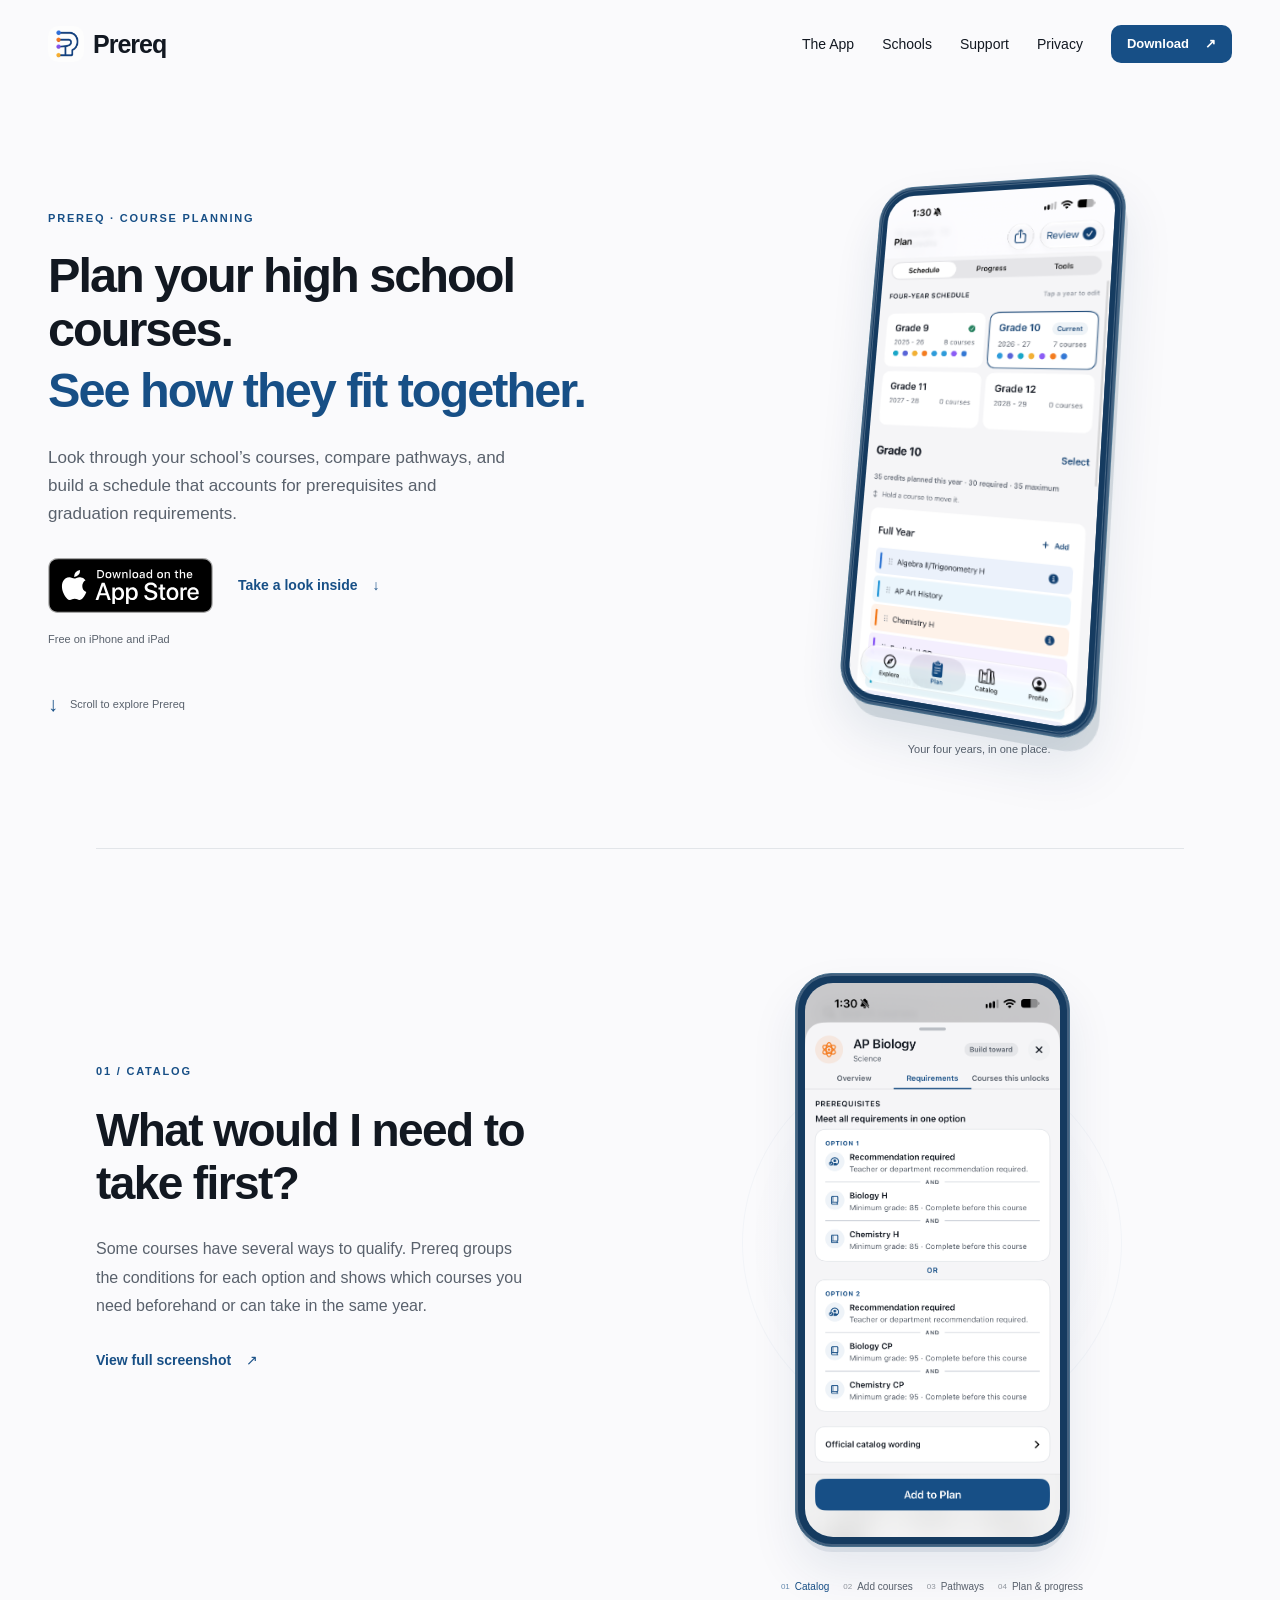
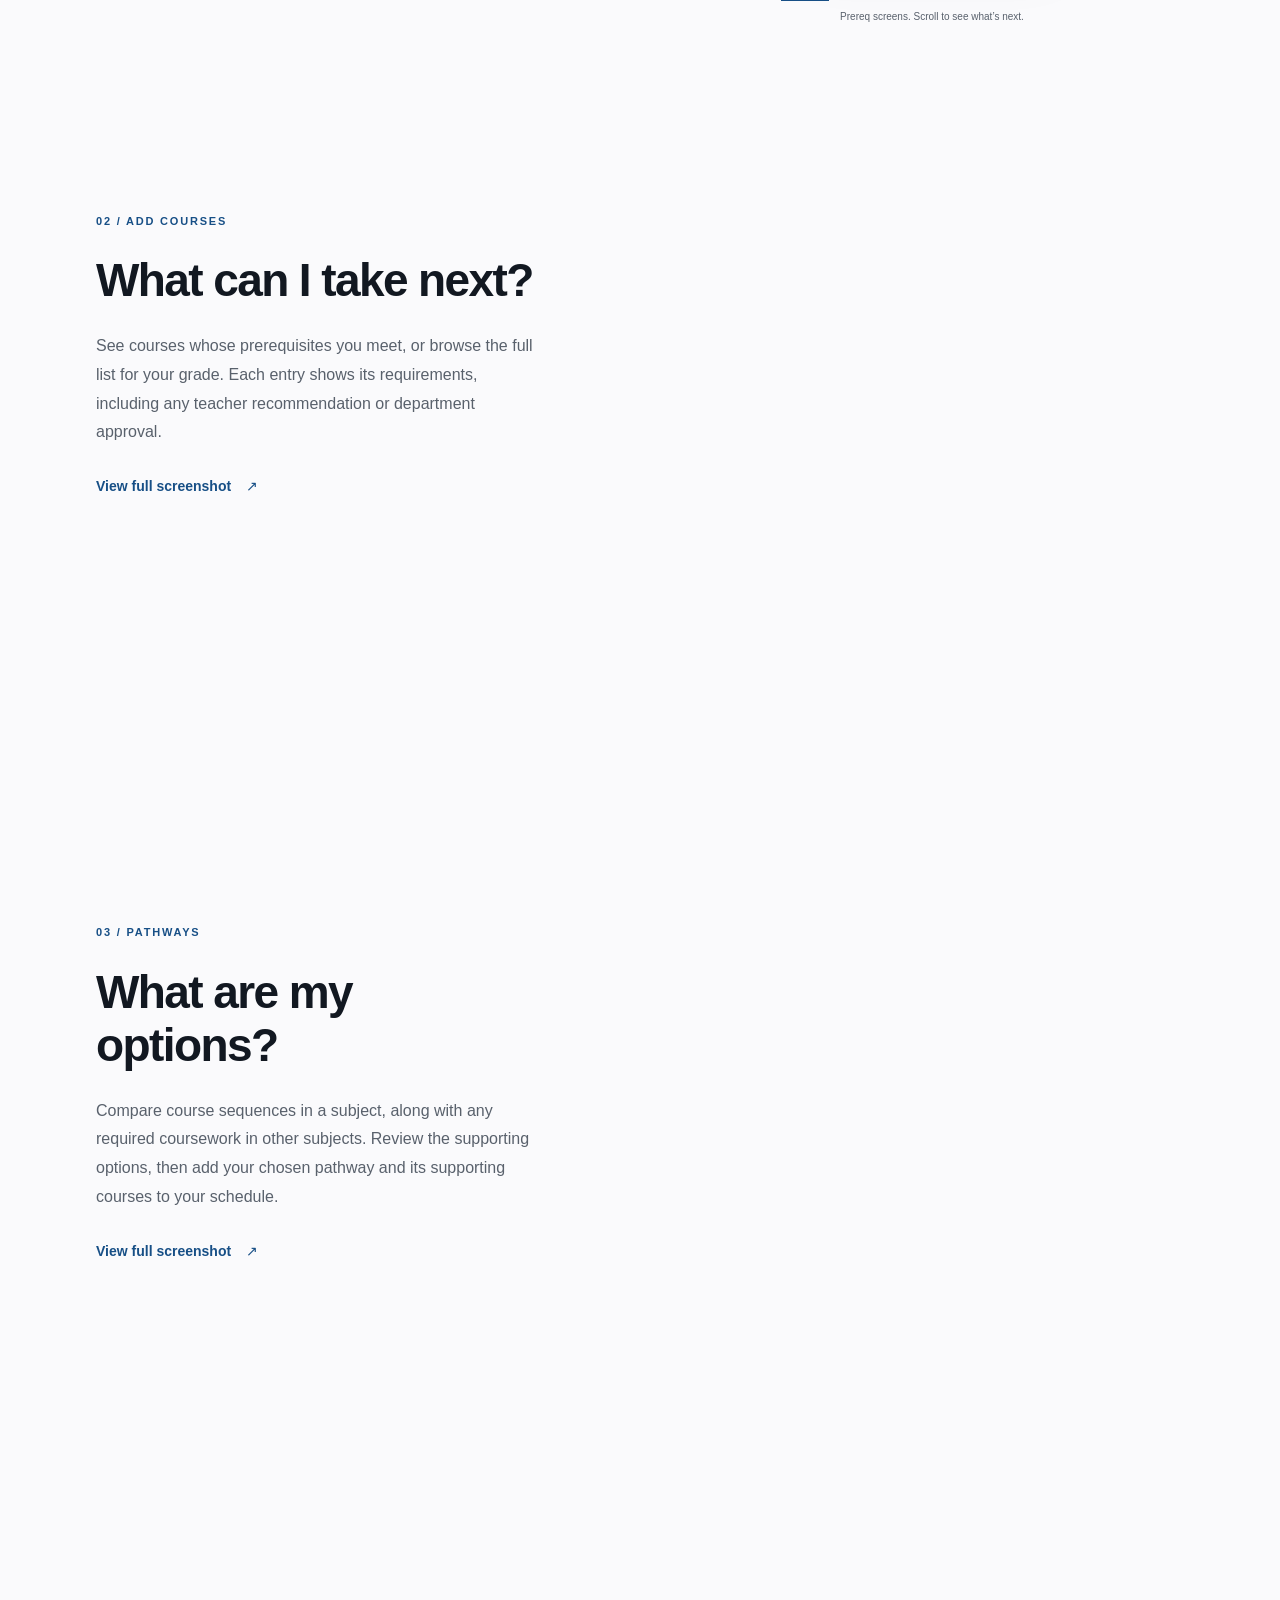
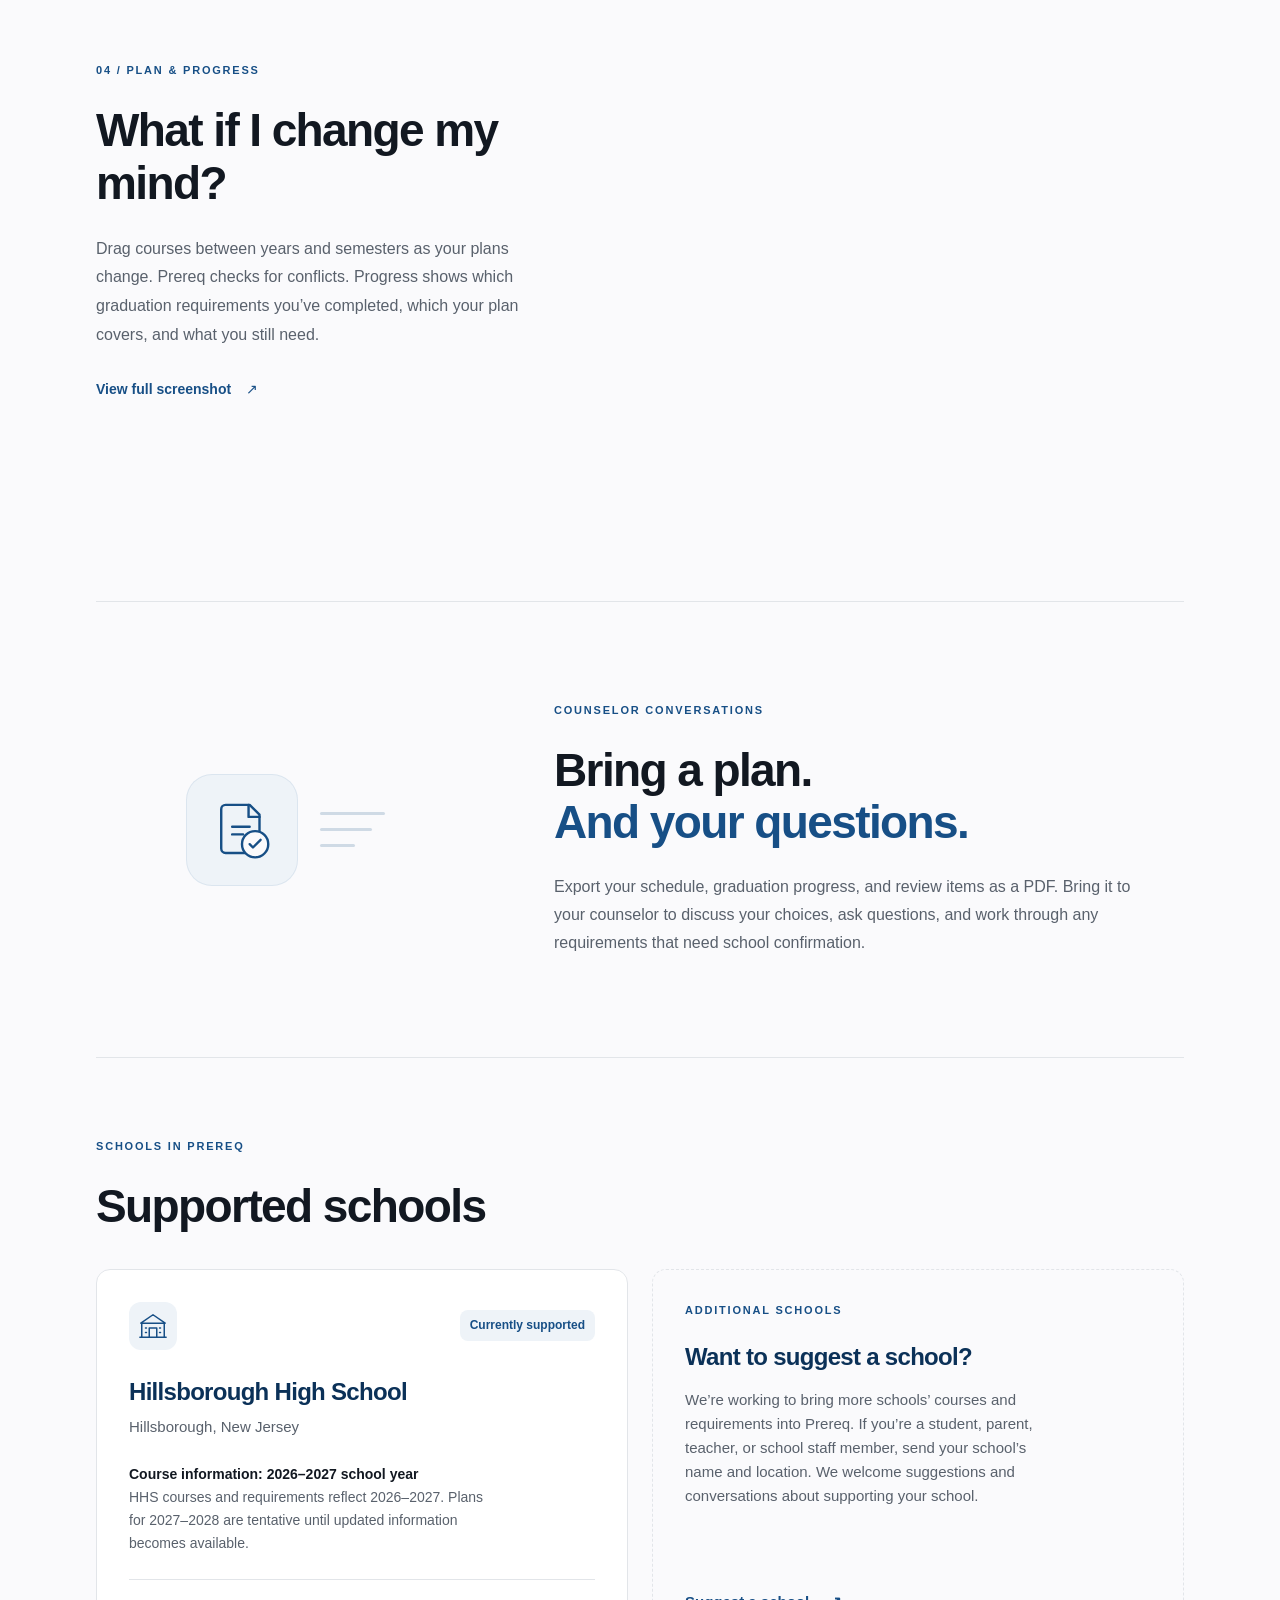
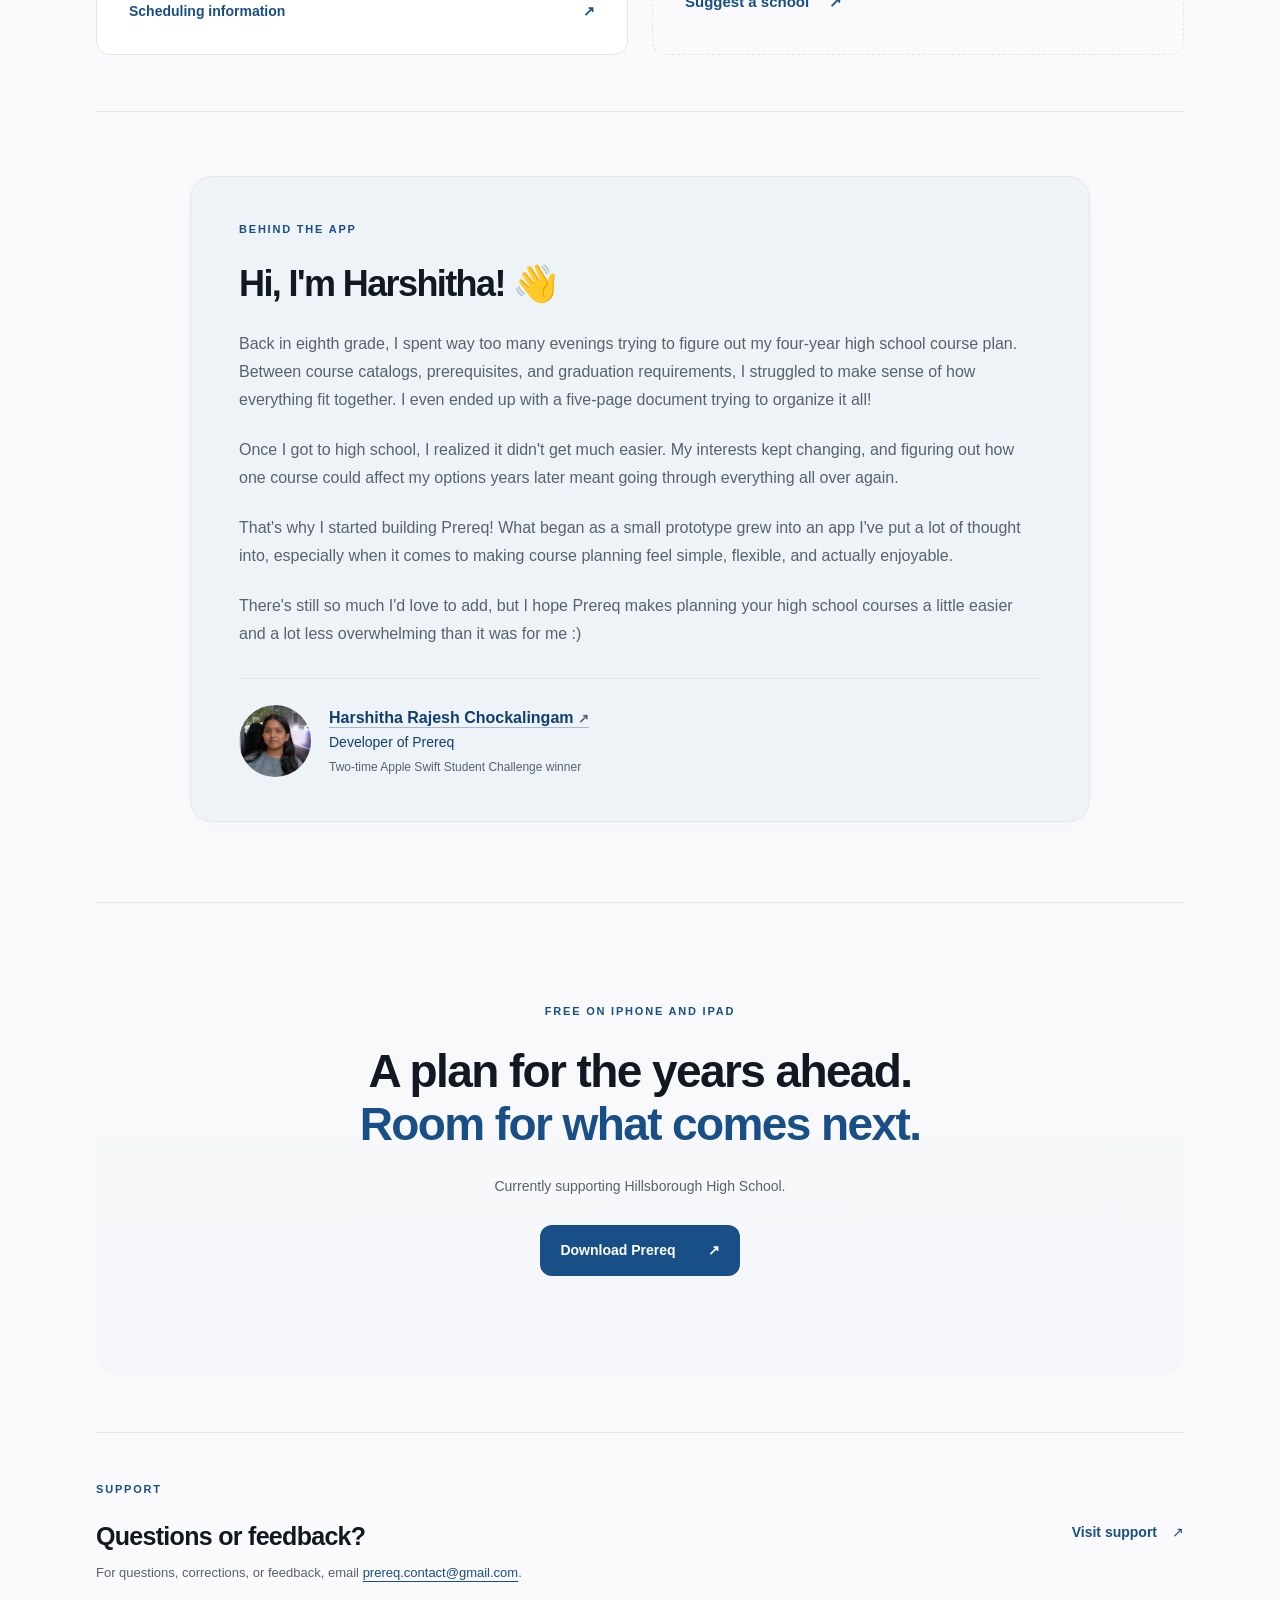
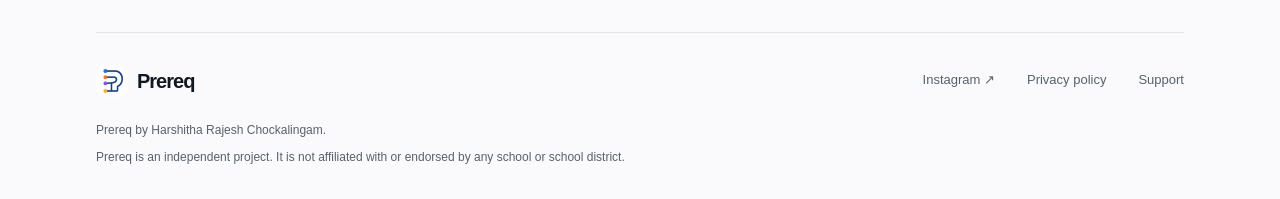
<file: index.html>
<!doctype html><html lang="en"><head><meta charset="utf-8"><meta name="viewport" content="width=device-width, initial-scale=1"><meta name="description" content="Explore high school courses, compare pathways, and build a four-year schedule with prerequisite checks and graduation tracking."><meta name="theme-color" content="#FAFAFC"><title>Prereq | High school course planning</title><link rel="icon" href="/icon.png"><link rel="stylesheet" href="/style.css?v=12"><link rel="stylesheet" href="/home.css?v=10"><link rel="stylesheet" href="/editorial.css?v=11"><script src="/editorial.js?v=11" defer></script></head><body class="homepage editorial-preview"><a class="skip" href="#main">Skip to content</a><div class="site-shell"><header><a class="brand" href="/"><img src="/icon.png" alt="" width="36" height="36">Prereq</a><nav aria-label="Main navigation"><a href="#the-app">The App</a><a href="#schools">Schools</a><a href="/support/">Support</a><a href="/privacy/">Privacy</a></nav><a class="header-download" href="https://apps.apple.com/app/id6805368096">Download <span aria-hidden="true">↗</span></a></header><main id="main"><section class="hero scroll-hero" aria-labelledby="hero-title"><div class="hero-content"><p class="eyebrow">Prereq · Course planning</p><h1 id="hero-title">Plan your high school courses.<br><span>See how they fit together.</span></h1><p class="hero-lead">Look through your school’s courses, compare pathways, and build a schedule that accounts for prerequisites and graduation requirements.</p><div class="hero-actions"><a class="app-store-badge" href="https://apps.apple.com/app/id6805368096"><img src="/images/download-on-app-store.svg" alt="Download on the App Store" width="165" height="55"></a><a class="text-link" href="#the-app">Take a look inside <span aria-hidden="true">↓</span></a></div><p class="availability">Free on iPhone and iPad</p><p class="scroll-cue"><span aria-hidden="true">↓</span> Scroll to explore Prereq</p></div><div class="hero-device-scene"><div class="device-halo" aria-hidden="true"></div><a class="device-frame hero-device" href="/screenshots/four-year-plan.png" target="_blank" rel="noopener" aria-label="View the full four-year plan screenshot"><div class="device-edge" aria-hidden="true"></div><img src="/screenshots/four-year-plan.png" width="1206" height="2622" alt="Prereq's four-year schedule and Grade 10 course plan"></a><p class="device-caption">Your four years, in one place.</p></div></section><div id="the-app" class="content-wrap"><section class="scroll-showcase" aria-label="Explore Prereq as you scroll"><div class="scroll-steps"><article class="scroll-step" id="app-step-0" data-step="0"><div class="step-copy"><p class="eyebrow">01 / Catalog</p><h2>What would I need to take first?</h2><p>Some courses have several ways to qualify. Prereq groups the conditions for each option and shows which courses you need beforehand or can take in the same year.</p><a class="text-link" href="/screenshots/requirements.png" target="_blank" rel="noopener">View full screenshot <span aria-hidden="true">↗</span></a></div><a class="mobile-device device-frame" href="/screenshots/requirements.png" target="_blank" rel="noopener" aria-label="View full Catalog screenshot"><img src="/screenshots/requirements.png" alt="AP Biology requirements showing alternative prerequisite options, minimum grades, and teacher recommendations." width="1206" height="2622" loading="lazy"></a></article><article class="scroll-step" id="app-step-1" data-step="1"><div class="step-copy"><p class="eyebrow">02 / Add courses</p><h2>What can I take next?</h2><p>See courses whose prerequisites you meet, or browse the full list for your grade. Each entry shows its requirements, including any teacher recommendation or department approval.</p><a class="text-link" href="/screenshots/add-course.png" target="_blank" rel="noopener">View full screenshot <span aria-hidden="true">↗</span></a></div><a class="mobile-device device-frame" href="/screenshots/add-course.png" target="_blank" rel="noopener" aria-label="View full Add courses screenshot"><img src="/screenshots/add-course.png" alt="Add Course screen with Prereqs met and Grade 10 courses filters, subject selection, and course results." width="1206" height="2622" loading="lazy"></a></article><article class="scroll-step" id="app-step-2" data-step="2"><div class="step-copy"><p class="eyebrow">03 / Pathways</p><h2>What are my options?</h2><p>Compare course sequences in a subject, along with any required coursework in other subjects. Review the supporting options, then add your chosen pathway and its supporting courses to your schedule.</p><a class="text-link" href="/screenshots/pathways.png" target="_blank" rel="noopener">View full screenshot <span aria-hidden="true">↗</span></a></div><a class="mobile-device device-frame" href="/screenshots/pathways.png" target="_blank" rel="noopener" aria-label="View full Pathways screenshot"><img src="/screenshots/pathways.png" alt="Science pathway across grades 10 to 12, with course notes, supporting options, and a control for comparing eleven paths." width="1206" height="2622" loading="lazy"></a></article><article class="scroll-step" id="app-step-3" data-step="3"><div class="step-copy"><p class="eyebrow">04 / Plan & progress</p><h2>What if I change my mind?</h2><p>Drag courses between years and semesters as your plans change. Prereq checks for conflicts. Progress shows which graduation requirements you’ve completed, which your plan covers, and what you still need.</p><a class="text-link" href="/screenshots/four-year-plan.png" target="_blank" rel="noopener">View full screenshot <span aria-hidden="true">↗</span></a></div><a class="mobile-device device-frame" href="/screenshots/four-year-plan.png" target="_blank" rel="noopener" aria-label="View full Plan & progress screenshot"><img src="/screenshots/four-year-plan.png" alt="Four-year schedule with grade cards and a Grade 10 plan showing annual credits and planned courses." width="1206" height="2622" loading="lazy"></a></article></div><div class="sticky-device-stage"><div class="sticky-inner"><div class="stage-wash" aria-hidden="true"></div><div class="device-frame story-device"><img class="device-screen is-active" data-screen="0" src="/screenshots/requirements.png" alt="AP Biology requirements showing alternative prerequisite options, minimum grades, and teacher recommendations." width="1206" height="2622"><img class="device-screen" data-screen="1" src="/screenshots/add-course.png" alt="Add Course screen with Prereqs met and Grade 10 courses filters, subject selection, and course results." width="1206" height="2622"><img class="device-screen" data-screen="2" src="/screenshots/pathways.png" alt="Science pathway across grades 10 to 12, with course notes, supporting options, and a control for comparing eleven paths." width="1206" height="2622"><img class="device-screen" data-screen="3" src="/screenshots/four-year-plan.png" alt="Four-year schedule with grade cards and a Grade 10 plan showing annual credits and planned courses." width="1206" height="2622"></div><nav class="screen-navigation" aria-label="App feature sections"><a href="#app-step-0" data-step-link="0" aria-label="Jump to Catalog" aria-current="step"><span>01</span>Catalog</a><a href="#app-step-1" data-step-link="1" aria-label="Jump to Add courses"><span>02</span>Add courses</a><a href="#app-step-2" data-step-link="2" aria-label="Jump to Pathways"><span>03</span>Pathways</a><a href="#app-step-3" data-step-link="3" aria-label="Jump to Plan & progress"><span>04</span>Plan & progress</a></nav><p class="screen-caption">Prereq screens. Scroll to see what’s next.</p></div></div></section><section class="counselor-feature section-space" aria-labelledby="counselor-title"><div class="counselor-visual" aria-hidden="true"><div class="counselor-icon"><svg viewBox="0 0 64 64" fill="none" stroke="currentColor" stroke-width="2.2" stroke-linecap="round" stroke-linejoin="round"><path d="M17 9h22l9 9v35H17a4 4 0 0 1-4-4V13a4 4 0 0 1 4-4Z"/><path d="M38 9v11h10M23 29h16M23 36h10"/><circle cx="44" cy="45" r="12" fill="#fafafc"/><path d="m39 45 3 3 7-7"/></svg></div><div class="review-lines"><span></span><span></span><span></span></div></div><div><p class="eyebrow">Counselor conversations</p><h2 id="counselor-title">Bring a plan.<br><em>And your questions.</em></h2><p>Export your schedule, graduation progress, and review items as a PDF. Bring it to your counselor to discuss your choices, ask questions, and work through any requirements that need school confirmation.</p></div></section><section id="schools" class="schools-section" aria-labelledby="schools-title">
<div class="schools-heading"><div><p class="eyebrow">Schools in Prereq</p><h2 id="schools-title">Supported schools</h2></div></div>
<div class="schools-grid">
<article class="school-card"><div class="school-card-top"><span class="school-symbol" aria-hidden="true"><svg viewBox="0 0 32 32" fill="none" stroke="currentColor" stroke-width="1.6" stroke-linecap="round" stroke-linejoin="round"><path d="M4 28V13h24v15M3 13l13-9 13 9M12 28V18h8v10M8 18h1m14 0h1M8 23h1m14 0h1M2 28h28"/></svg></span><span class="school-status">Currently supported</span></div><h3>Hillsborough High School</h3><p class="school-location">Hillsborough, New Jersey</p><p class="school-catalog-note"><strong>Course information: 2026–2027 school year</strong><br>HHS courses and requirements reflect 2026–2027. Plans for 2027–2028 are tentative until updated information becomes available.</p><a class="school-source" href="https://sites.google.com/htps.us/programofstudies/home" target="_blank" rel="noopener" aria-label="Hillsborough High School scheduling information (opens in a new tab)">Scheduling information <span aria-hidden="true">↗</span></a></article>
<article class="school-request"><p class="eyebrow">Additional schools</p><h3>Want to suggest a school?</h3><p>We’re working to bring more schools’ courses and requirements into Prereq. If you’re a student, parent, teacher, or school staff member, send your school’s name and location. We welcome suggestions and conversations about supporting your school.</p><a class="school-request-link" href="mailto:prereq.contact@gmail.com?subject=School%20suggestion">Suggest a school <span aria-hidden="true">↗</span></a></article>
</div>
</section><div class="creator-section"><section id="behind-the-app" class="creator-note" aria-labelledby="creator-title">
<p class="eyebrow">Behind the app</p>
<h2 id="creator-title">Hi, I'm Harshitha! <span aria-hidden="true">👋</span></h2>
<div class="creator-message">
<p>Back in eighth grade, I spent way too many evenings trying to figure out my four-year high school course plan. Between course catalogs, prerequisites, and graduation requirements, I struggled to make sense of how everything fit together. I even ended up with a five-page document trying to organize it all!</p>
<p>Once I got to high school, I realized it didn't get much easier. My interests kept changing, and figuring out how one course could affect my options years later meant going through everything all over again.</p>
<p>That's why I started building Prereq! What began as a small prototype grew into an app I've put a lot of thought into, especially when it comes to making course planning feel simple, flexible, and actually enjoyable.</p>
<p>There's still so much I'd love to add, but I hope Prereq makes planning your high school courses a little easier and a lot less overwhelming than it was for me :)</p>
</div>
<div class="creator-signoff"><div class="creator-avatar"><img src="/images/harshitha.jpg" alt="Harshitha, developer of Prereq" width="964" height="1000" loading="lazy" decoding="async"></div><div><p class="creator-name"><a class="creator-profile-link" href="https://www.linkedin.com/in/harshitha-rajesh-chockalingam/" target="_blank" rel="noopener noreferrer" aria-label="Harshitha Rajesh Chockalingam on LinkedIn (opens in a new tab)">Harshitha Rajesh Chockalingam&nbsp;<span aria-hidden="true">↗</span></a></p><p class="creator-role">Developer of Prereq</p><p class="creator-role creator-recognition">Two-time Apple Swift Student Challenge winner</p></div></div>
</section></div><section class="closing section-space"><p class="eyebrow">Free on iPhone and iPad</p><h2>A plan for the years ahead.<br><em>Room for what comes next.</em></h2><p>Currently supporting Hillsborough High School.</p><a class="primary-link" href="https://apps.apple.com/app/id6805368096">Download Prereq <span aria-hidden="true">↗</span></a></section><section class="home-support"><div><p class="eyebrow">Support</p><h2>Questions or feedback?</h2><p>For questions, corrections, or feedback, email <a href="mailto:prereq.contact@gmail.com">prereq.contact@gmail.com</a>.</p></div><a class="text-link" href="/support/">Visit support <span aria-hidden="true">↗</span></a></section><footer><div class="footer-heading"><a class="brand" href="/"><img src="/icon.png" alt="" width="32" height="32">Prereq</a><nav aria-label="Footer"><a href="https://www.instagram.com/prereq.app/" target="_blank" rel="noopener noreferrer" aria-label="Prereq on Instagram (opens in a new tab)">Instagram <span aria-hidden="true">↗</span></a><a href="/privacy/">Privacy policy</a><a href="/support/">Support</a></nav></div><p>Prereq by Harshitha Rajesh Chockalingam.</p><p>Prereq is an independent project. It is not affiliated with or endorsed by any school or school district.</p></footer></div></main></div></body></html>
</file>
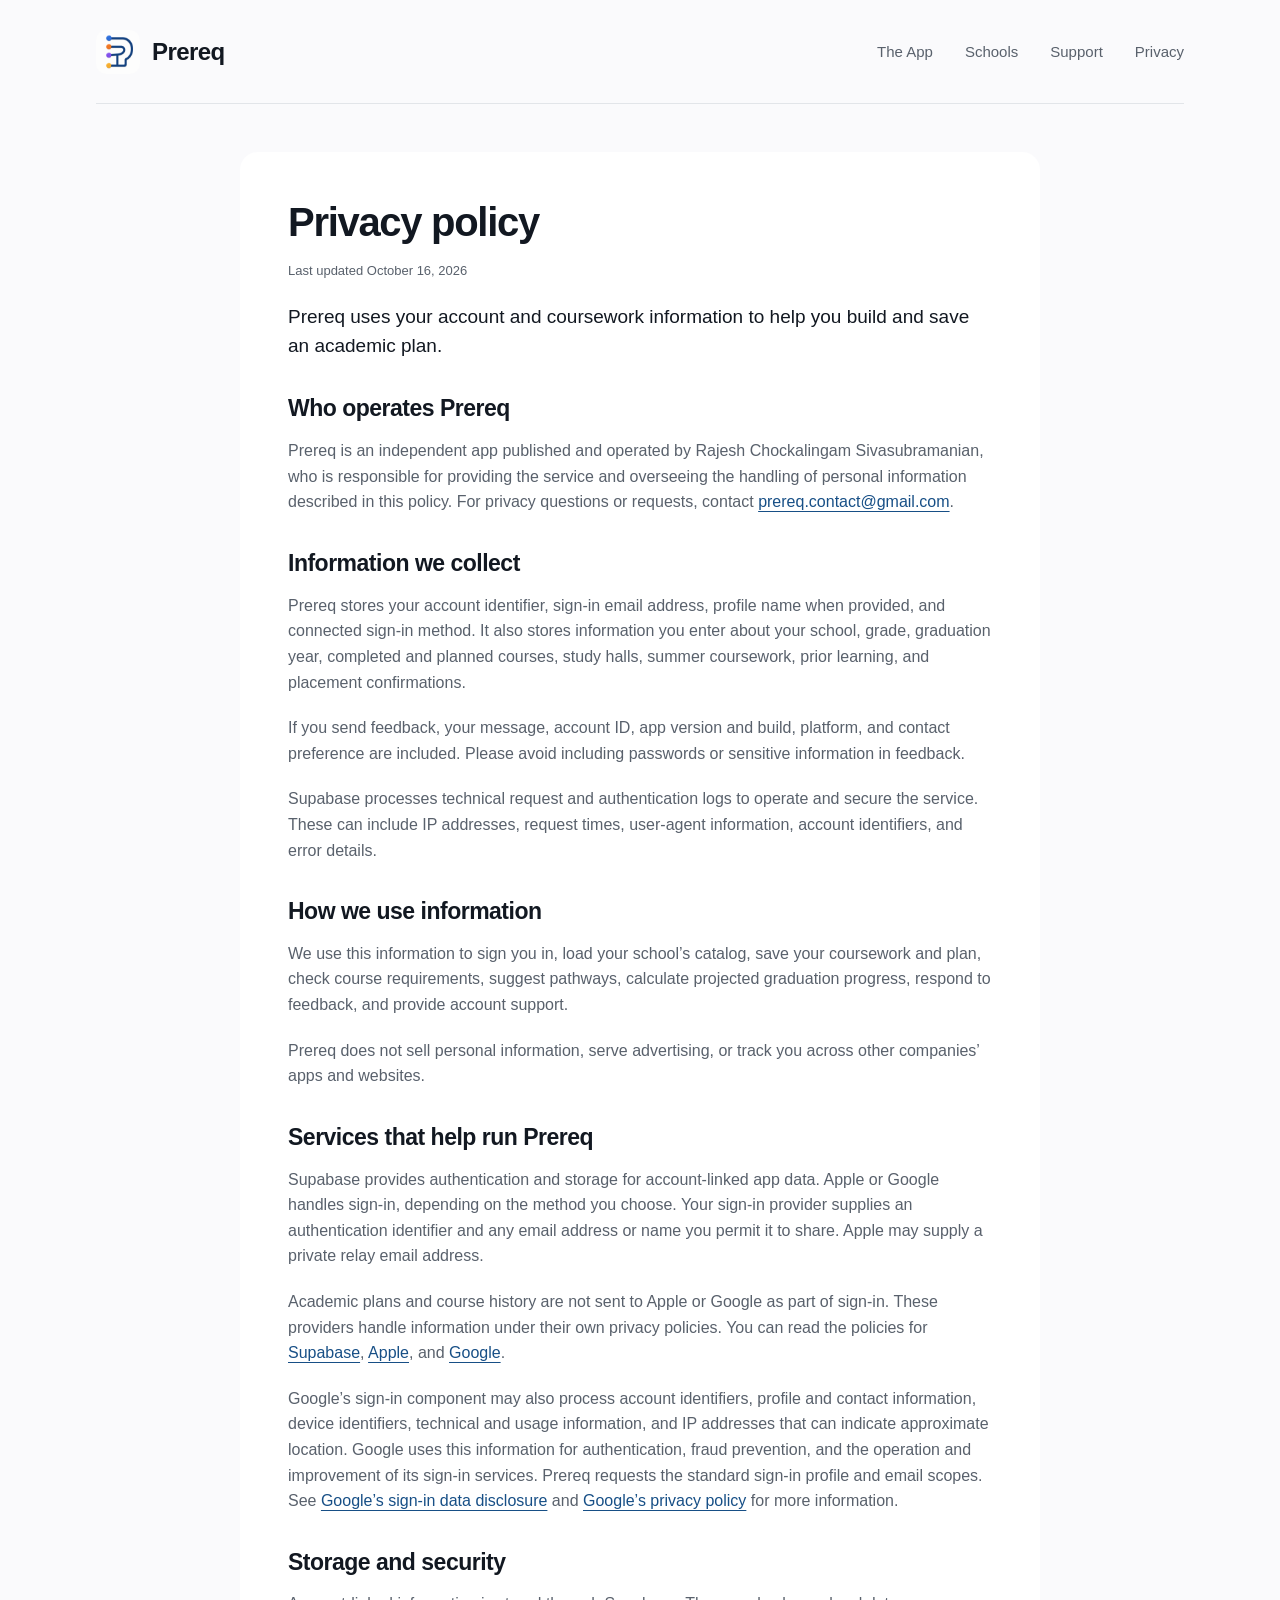
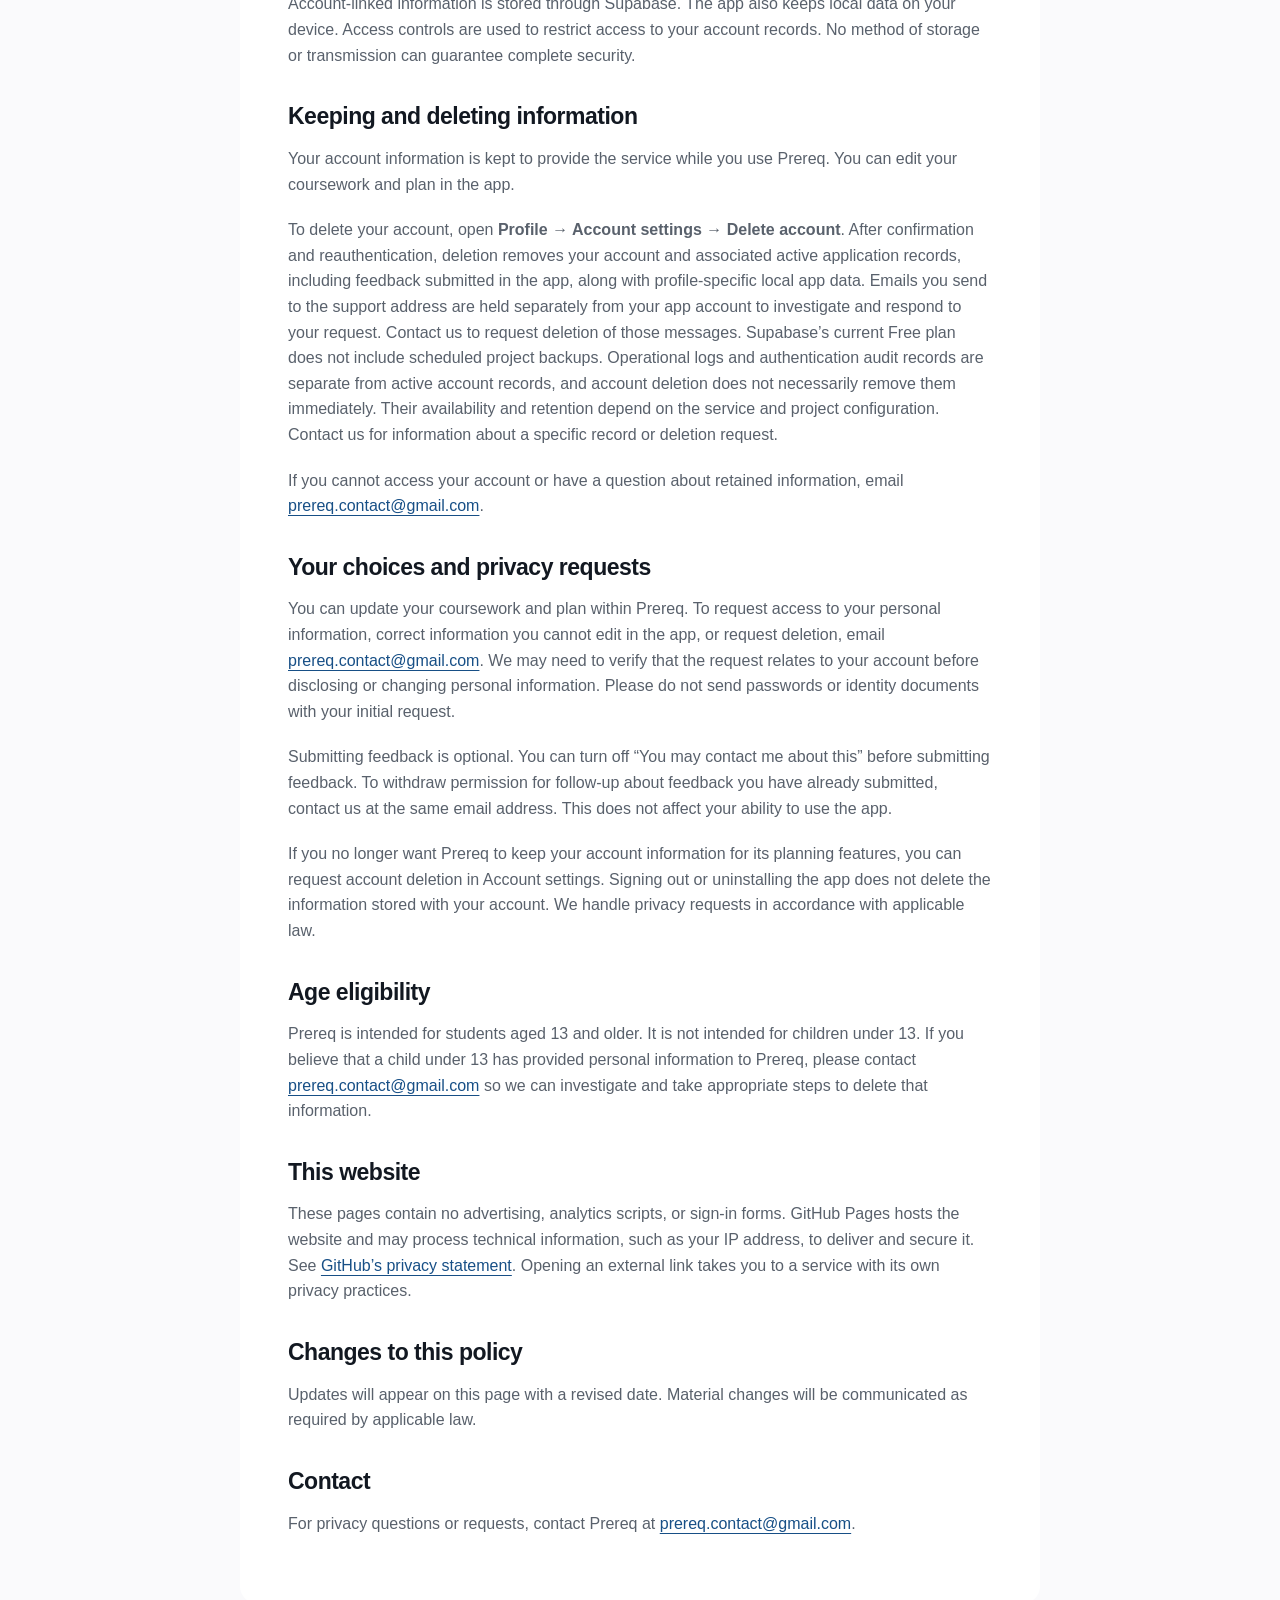
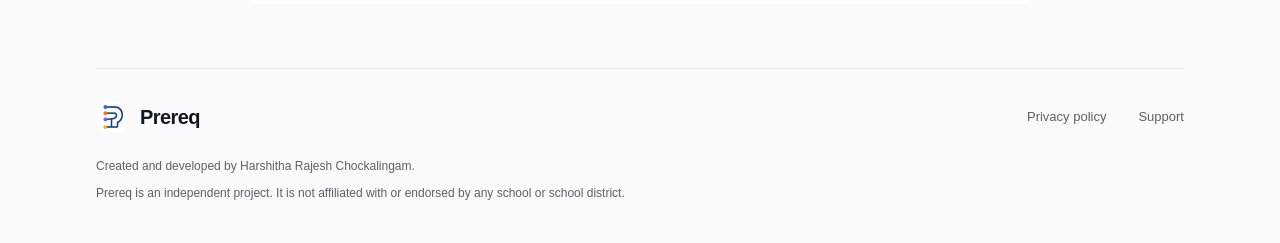
<file: privacy/index.html>
<!doctype html>
<html lang="en"><head><meta charset="utf-8"><meta name="viewport" content="width=device-width, initial-scale=1"><meta name="description" content="Prereq helps students explore courses and build a four-year academic plan."><title>Privacy policy | Prereq: Course Planning</title><link rel="icon" href="/icon.png"><link rel="stylesheet" href="/style.css?v=10"><link rel="canonical" href="https://prereqapp.com/privacy/"></head><body><a class="skip" href="#main">Skip to content</a><div class="wrap"><header><a class="brand" href="/"><img src="/icon.png" alt="" width="44" height="44">Prereq</a><nav aria-label="Main navigation"><a href="/#how-it-works">The App</a><a href="/#schools">Schools</a><a href="/support/">Support</a><a href="/privacy/">Privacy</a></nav></header><main id="main"><article class="document"><h1>Privacy policy</h1><p class="quiet">Last updated October 16, 2026</p><p class="lead">Prereq uses your account and coursework information to help you build and save an academic plan.</p><h2>Who operates Prereq</h2><p>Prereq is an independent app published and operated by Rajesh Chockalingam Sivasubramanian, who is responsible for providing the service and overseeing the handling of personal information described in this policy. For privacy questions or requests, contact <a href="mailto:prereq.contact@gmail.com">prereq.contact@gmail.com</a>.</p><h2>Information we collect</h2><p>Prereq stores your account identifier, sign-in email address, profile name when provided, and connected sign-in method. It also stores information you enter about your school, grade, graduation year, completed and planned courses, study halls, summer coursework, prior learning, and placement confirmations.</p><p>If you send feedback, your message, account ID, app version and build, platform, and contact preference are included. Please avoid including passwords or sensitive information in feedback.</p><p>Supabase processes technical request and authentication logs to operate and secure the service. These can include IP addresses, request times, user-agent information, account identifiers, and error details.</p><h2>How we use information</h2><p>We use this information to sign you in, load your school’s catalog, save your coursework and plan, check course requirements, suggest pathways, calculate projected graduation progress, respond to feedback, and provide account support.</p><p>Prereq does not sell personal information, serve advertising, or track you across other companies’ apps and websites.</p><h2>Services that help run Prereq</h2><p>Supabase provides authentication and storage for account-linked app data. Apple or Google handles sign-in, depending on the method you choose. Your sign-in provider supplies an authentication identifier and any email address or name you permit it to share. Apple may supply a private relay email address.</p><p>Academic plans and course history are not sent to Apple or Google as part of sign-in. These providers handle information under their own privacy policies. You can read the policies for <a href="https://supabase.com/privacy">Supabase</a>, <a href="https://www.apple.com/legal/privacy/">Apple</a>, and <a href="https://policies.google.com/privacy">Google</a>.</p><p>Google’s sign-in component may also process account identifiers, profile and contact information, device identifiers, technical and usage information, and IP addresses that can indicate approximate location. Google uses this information for authentication, fraud prevention, and the operation and improvement of its sign-in services. Prereq requests the standard sign-in profile and email scopes. See <a href="https://developers.google.com/identity/sign-in/ios/app-privacy">Google’s sign-in data disclosure</a> and <a href="https://policies.google.com/privacy">Google’s privacy policy</a> for more information.</p><h2>Storage and security</h2><p>Account-linked information is stored through Supabase. The app also keeps local data on your device. Access controls are used to restrict access to your account records. No method of storage or transmission can guarantee complete security.</p><h2>Keeping and deleting information</h2><p>Your account information is kept to provide the service while you use Prereq. You can edit your coursework and plan in the app.</p><p>To delete your account, open <strong>Profile → Account settings → Delete account</strong>. After confirmation and reauthentication, deletion removes your account and associated active application records, including feedback submitted in the app, along with profile-specific local app data. Emails you send to the support address are held separately from your app account to investigate and respond to your request. Contact us to request deletion of those messages. Supabase’s current Free plan does not include scheduled project backups. Operational logs and authentication audit records are separate from active account records, and account deletion does not necessarily remove them immediately. Their availability and retention depend on the service and project configuration. Contact us for information about a specific record or deletion request.</p><p>If you cannot access your account or have a question about retained information, email <a href="mailto:prereq.contact@gmail.com">prereq.contact@gmail.com</a>.</p><h2>Your choices and privacy requests</h2><p>You can update your coursework and plan within Prereq. To request access to your personal information, correct information you cannot edit in the app, or request deletion, email <a href="mailto:prereq.contact@gmail.com">prereq.contact@gmail.com</a>. We may need to verify that the request relates to your account before disclosing or changing personal information. Please do not send passwords or identity documents with your initial request.</p><p>Submitting feedback is optional. You can turn off “You may contact me about this” before submitting feedback. To withdraw permission for follow-up about feedback you have already submitted, contact us at the same email address. This does not affect your ability to use the app.</p><p>If you no longer want Prereq to keep your account information for its planning features, you can request account deletion in Account settings. Signing out or uninstalling the app does not delete the information stored with your account. We handle privacy requests in accordance with applicable law.</p><h2>Age eligibility</h2><p>Prereq is intended for students aged 13 and older. It is not intended for children under 13. If you believe that a child under 13 has provided personal information to Prereq, please contact <a href="mailto:prereq.contact@gmail.com">prereq.contact@gmail.com</a> so we can investigate and take appropriate steps to delete that information.</p><h2>This website</h2><p>These pages contain no advertising, analytics scripts, or sign-in forms. GitHub Pages hosts the website and may process technical information, such as your IP address, to deliver and secure it. See <a href="https://docs.github.com/en/site-policy/privacy-policies/github-general-privacy-statement">GitHub’s privacy statement</a>. Opening an external link takes you to a service with its own privacy practices.</p><h2>Changes to this policy</h2><p>Updates will appear on this page with a revised date. Material changes will be communicated as required by applicable law.</p><h2>Contact</h2><p>For privacy questions or requests, contact Prereq at <a href="mailto:prereq.contact@gmail.com">prereq.contact@gmail.com</a>.</p></article></main><footer><div class="footer-heading"><a class="brand" href="/"><img src="/icon.png" alt="" width="32" height="32">Prereq</a><nav aria-label="Footer"><a href="/privacy/">Privacy policy</a><a href="/support/">Support</a></nav></div><p>Created and developed by Harshitha Rajesh Chockalingam.</p><p>Prereq is an independent project. It is not affiliated with or endorsed by any school or school district.</p></footer></div></body></html>
</file>
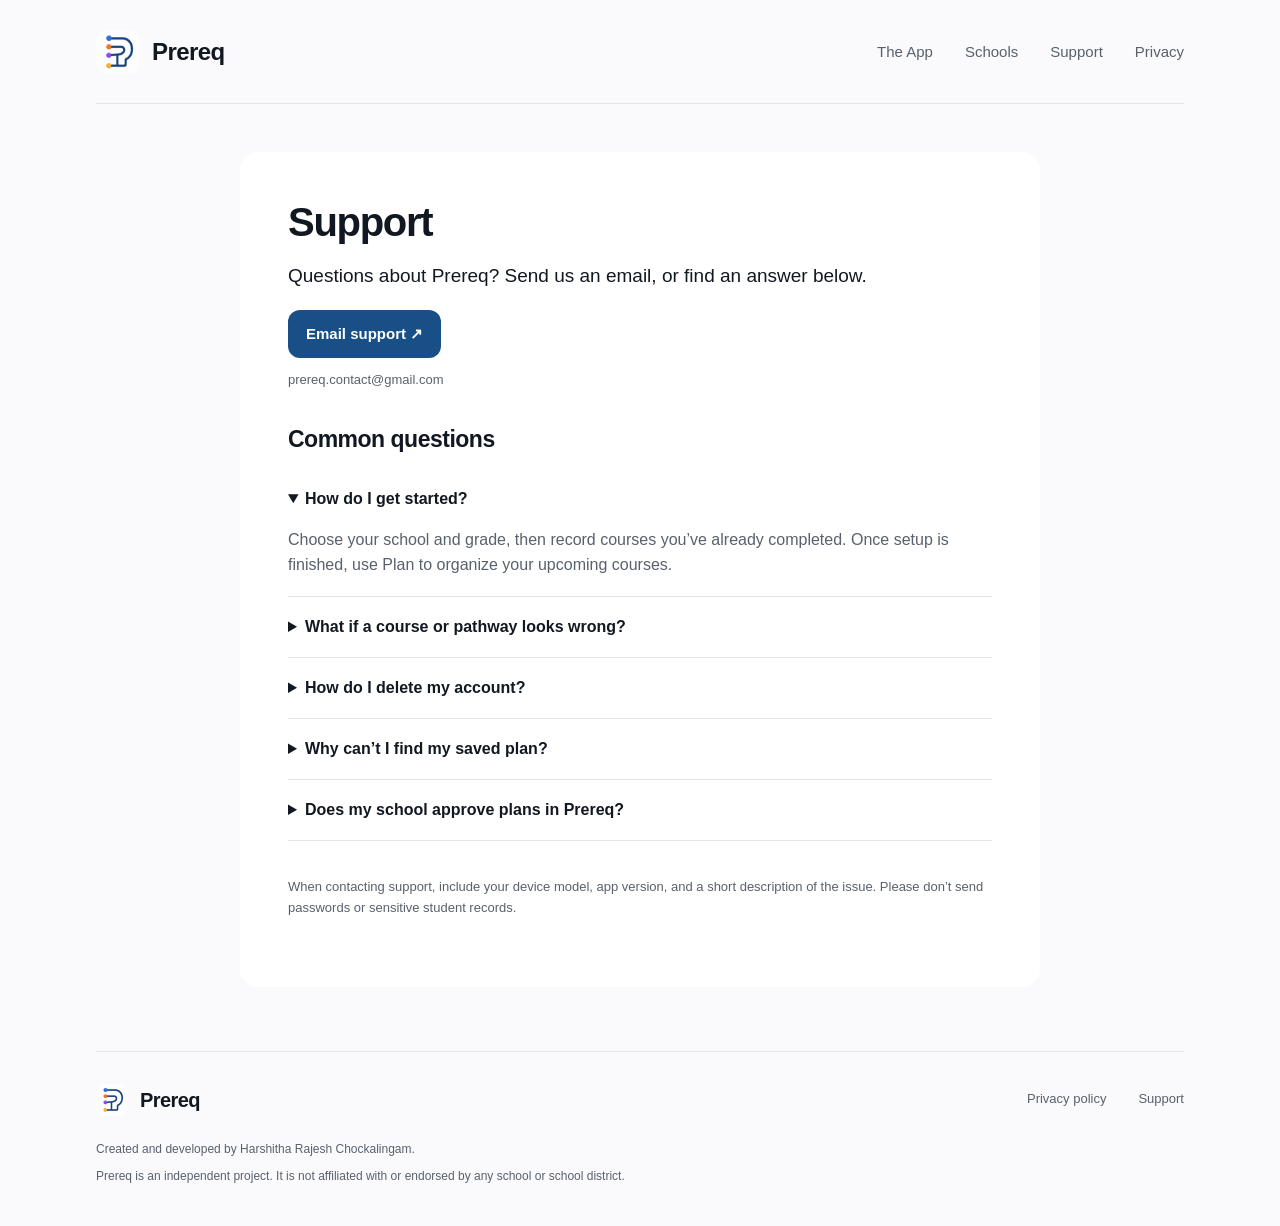
<file: support/index.html>
<!doctype html>
<html lang="en"><head><meta charset="utf-8"><meta name="viewport" content="width=device-width, initial-scale=1"><meta name="description" content="Prereq helps students explore courses and build a four-year academic plan."><title>Support | Prereq: Course Planning</title><link rel="icon" href="/icon.png"><link rel="stylesheet" href="/style.css?v=10"><link rel="canonical" href="https://prereqapp.com/support/"></head><body><a class="skip" href="#main">Skip to content</a><div class="wrap"><header><a class="brand" href="/"><img src="/icon.png" alt="" width="44" height="44">Prereq</a><nav aria-label="Main navigation"><a href="/#how-it-works">The App</a><a href="/#schools">Schools</a><a href="/support/">Support</a><a href="/privacy/">Privacy</a></nav></header><main id="main"><article class="document"><h1>Support</h1><p class="lead">Questions about Prereq? Send us an email, or find an answer below.</p><a class="button" href="mailto:prereq.contact@gmail.com?subject=Prereq%20support">Email support <span aria-hidden="true">↗</span></a><p class="quiet">prereq.contact@gmail.com</p><section class="questions"><h2>Common questions</h2><details open><summary>How do I get started?</summary><p>Choose your school and grade, then record courses you’ve already completed. Once setup is finished, use Plan to organize your upcoming courses.</p></details><details><summary>What if a course or pathway looks wrong?</summary><p>Check your completed coursework and the course’s catalog requirements. You can send feedback through Profile → Help &amp; Guides → Send feedback, or email support with the course name and what you expected to see. Some pathways may be missing or need adjustment. Your counselor can help confirm your options.</p></details><details><summary>How do I delete my account?</summary><p>Open Profile → Account settings → Delete account. Type DELETE, sign in again with a connected Apple or Google account, and confirm deletion. This permanently removes your account and associated active application records. If you can’t sign in, email support for help.</p></details><details><summary>Why can’t I find my saved plan?</summary><p>Check that you’re using the same sign-in method and account you used originally. Apple’s Hide My Email option can use a private relay address. If your plan is still missing, contact support.</p></details><details><summary>Does my school approve plans in Prereq?</summary><p>Prereq is an independent project. It is not affiliated with or endorsed by any school or school district. Review your plan with your counselor. The school makes placement and enrollment decisions.</p></details></section><p class="quiet">When contacting support, include your device model, app version, and a short description of the issue. Please don’t send passwords or sensitive student records.</p></article></main><footer><div class="footer-heading"><a class="brand" href="/"><img src="/icon.png" alt="" width="32" height="32">Prereq</a><nav aria-label="Footer"><a href="/privacy/">Privacy policy</a><a href="/support/">Support</a></nav></div><p>Created and developed by Harshitha Rajesh Chockalingam.</p><p>Prereq is an independent project. It is not affiliated with or endorsed by any school or school district.</p></footer></div></body></html>
</file>
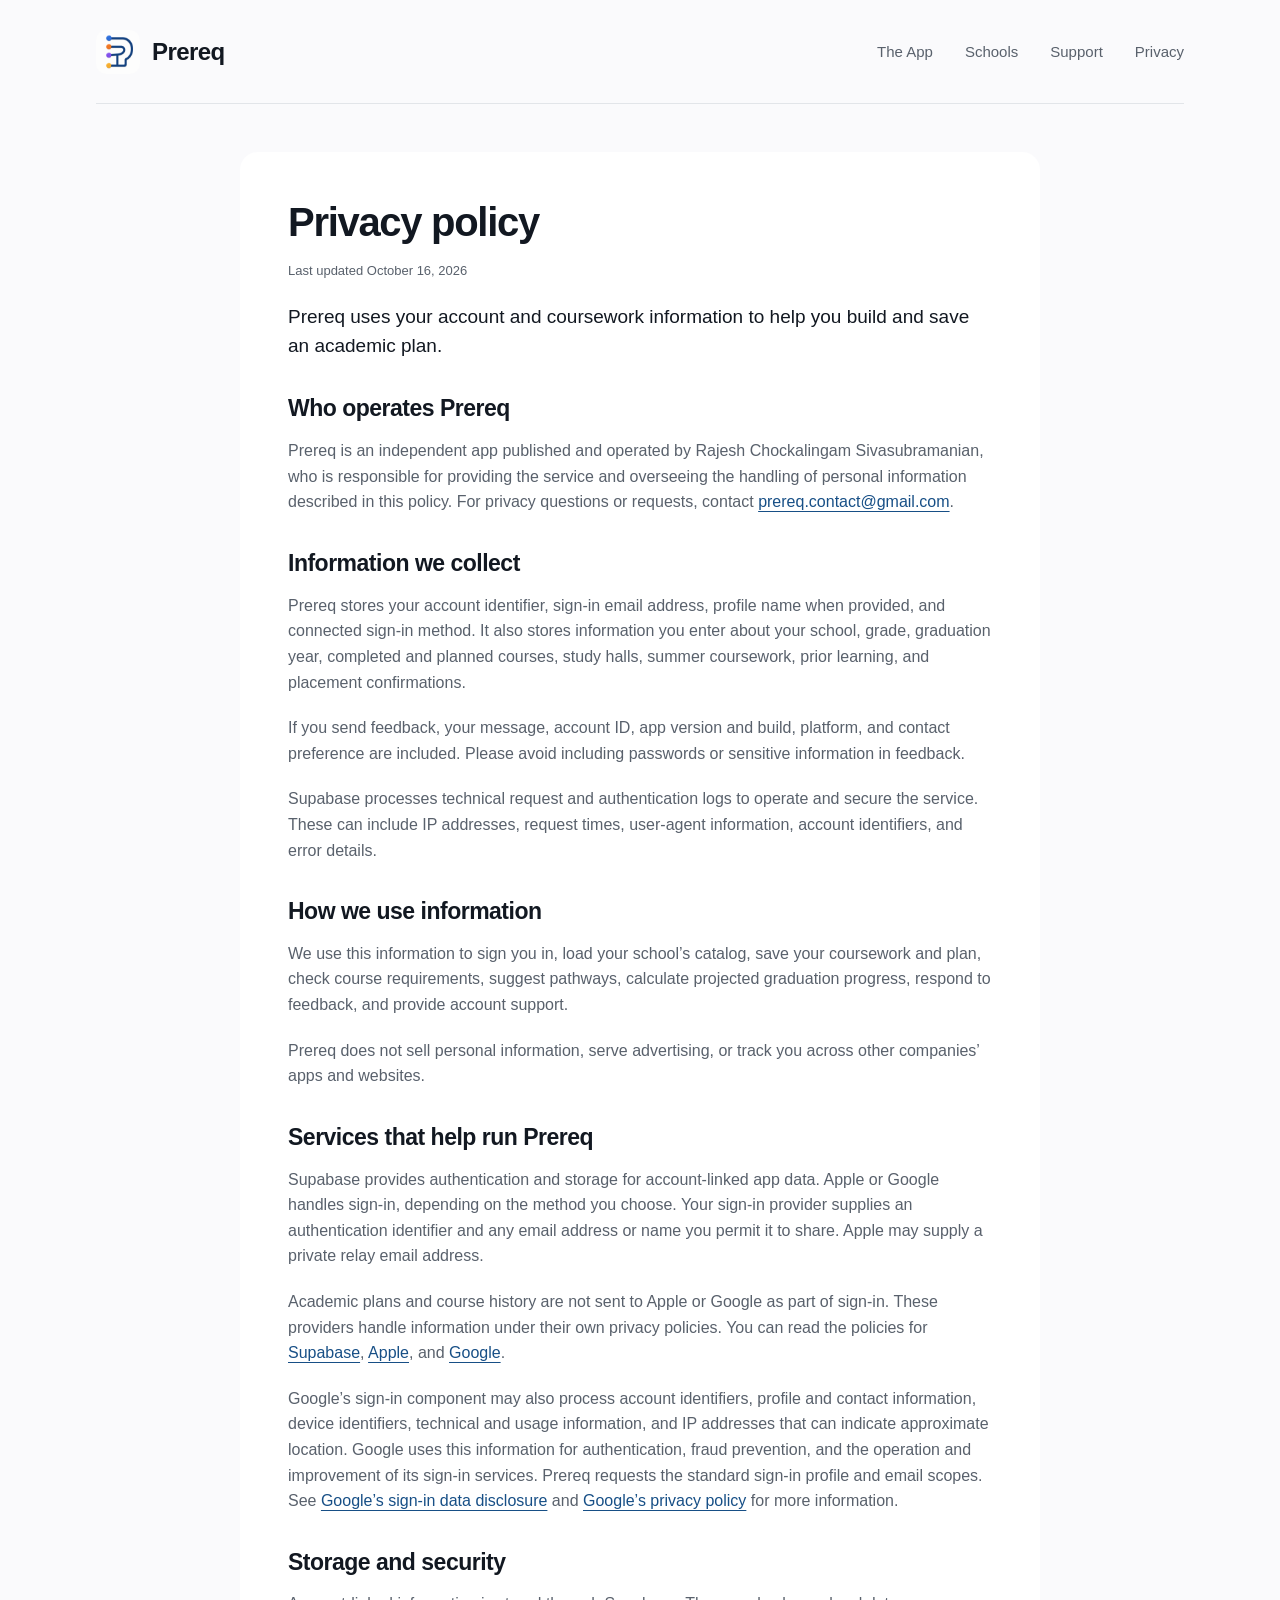
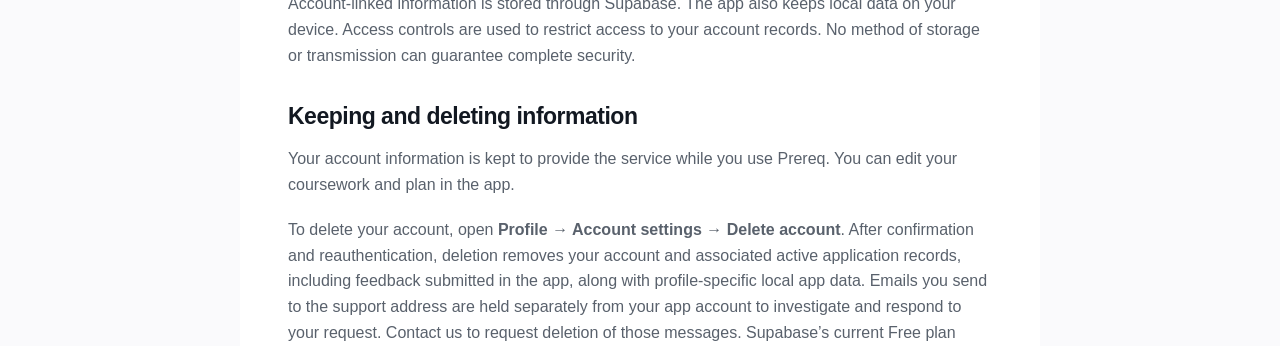
<file: privacy.html>
<!doctype html>
<html lang="en"><head><meta charset="utf-8"><meta name="viewport" content="width=device-width, initial-scale=1"><meta name="description" content="Prereq helps students explore courses and build a four-year academic plan."><title>Privacy policy | Prereq: Course Planning</title><link rel="icon" href="/icon.png"><link rel="stylesheet" href="/style.css?v=10"><link rel="canonical" href="https://prereqapp.com/privacy/"><meta http-equiv="refresh" content="0; url=/privacy/"></head><body><a class="skip" href="#main">Skip to content</a><div class="wrap"><header><a class="brand" href="/"><img src="/icon.png" alt="" width="44" height="44">Prereq</a><nav aria-label="Main navigation"><a href="/#how-it-works">The App</a><a href="/#schools">Schools</a><a href="/support/">Support</a><a href="/privacy/">Privacy</a></nav></header><main id="main"><article class="document"><h1>Privacy policy</h1><p class="quiet">Last updated October 16, 2026</p><p class="lead">Prereq uses your account and coursework information to help you build and save an academic plan.</p><h2>Who operates Prereq</h2><p>Prereq is an independent app published and operated by Rajesh Chockalingam Sivasubramanian, who is responsible for providing the service and overseeing the handling of personal information described in this policy. For privacy questions or requests, contact <a href="mailto:prereq.contact@gmail.com">prereq.contact@gmail.com</a>.</p><h2>Information we collect</h2><p>Prereq stores your account identifier, sign-in email address, profile name when provided, and connected sign-in method. It also stores information you enter about your school, grade, graduation year, completed and planned courses, study halls, summer coursework, prior learning, and placement confirmations.</p><p>If you send feedback, your message, account ID, app version and build, platform, and contact preference are included. Please avoid including passwords or sensitive information in feedback.</p><p>Supabase processes technical request and authentication logs to operate and secure the service. These can include IP addresses, request times, user-agent information, account identifiers, and error details.</p><h2>How we use information</h2><p>We use this information to sign you in, load your school’s catalog, save your coursework and plan, check course requirements, suggest pathways, calculate projected graduation progress, respond to feedback, and provide account support.</p><p>Prereq does not sell personal information, serve advertising, or track you across other companies’ apps and websites.</p><h2>Services that help run Prereq</h2><p>Supabase provides authentication and storage for account-linked app data. Apple or Google handles sign-in, depending on the method you choose. Your sign-in provider supplies an authentication identifier and any email address or name you permit it to share. Apple may supply a private relay email address.</p><p>Academic plans and course history are not sent to Apple or Google as part of sign-in. These providers handle information under their own privacy policies. You can read the policies for <a href="https://supabase.com/privacy">Supabase</a>, <a href="https://www.apple.com/legal/privacy/">Apple</a>, and <a href="https://policies.google.com/privacy">Google</a>.</p><p>Google’s sign-in component may also process account identifiers, profile and contact information, device identifiers, technical and usage information, and IP addresses that can indicate approximate location. Google uses this information for authentication, fraud prevention, and the operation and improvement of its sign-in services. Prereq requests the standard sign-in profile and email scopes. See <a href="https://developers.google.com/identity/sign-in/ios/app-privacy">Google’s sign-in data disclosure</a> and <a href="https://policies.google.com/privacy">Google’s privacy policy</a> for more information.</p><h2>Storage and security</h2><p>Account-linked information is stored through Supabase. The app also keeps local data on your device. Access controls are used to restrict access to your account records. No method of storage or transmission can guarantee complete security.</p><h2>Keeping and deleting information</h2><p>Your account information is kept to provide the service while you use Prereq. You can edit your coursework and plan in the app.</p><p>To delete your account, open <strong>Profile → Account settings → Delete account</strong>. After confirmation and reauthentication, deletion removes your account and associated active application records, including feedback submitted in the app, along with profile-specific local app data. Emails you send to the support address are held separately from your app account to investigate and respond to your request. Contact us to request deletion of those messages. Supabase’s current Free plan does not include scheduled project backups. Operational logs and authentication audit records are separate from active account records, and account deletion does not necessarily remove them immediately. Their availability and retention depend on the service and project configuration. Contact us for information about a specific record or deletion request.</p><p>If you cannot access your account or have a question about retained information, email <a href="mailto:prereq.contact@gmail.com">prereq.contact@gmail.com</a>.</p><h2>Your choices and privacy requests</h2><p>You can update your coursework and plan within Prereq. To request access to your personal information, correct information you cannot edit in the app, or request deletion, email <a href="mailto:prereq.contact@gmail.com">prereq.contact@gmail.com</a>. We may need to verify that the request relates to your account before disclosing or changing personal information. Please do not send passwords or identity documents with your initial request.</p><p>Submitting feedback is optional. You can turn off “You may contact me about this” before submitting feedback. To withdraw permission for follow-up about feedback you have already submitted, contact us at the same email address. This does not affect your ability to use the app.</p><p>If you no longer want Prereq to keep your account information for its planning features, you can request account deletion in Account settings. Signing out or uninstalling the app does not delete the information stored with your account. We handle privacy requests in accordance with applicable law.</p><h2>Age eligibility</h2><p>Prereq is intended for students aged 13 and older. It is not intended for children under 13. If you believe that a child under 13 has provided personal information to Prereq, please contact <a href="mailto:prereq.contact@gmail.com">prereq.contact@gmail.com</a> so we can investigate and take appropriate steps to delete that information.</p><h2>This website</h2><p>These pages contain no advertising, analytics scripts, or sign-in forms. GitHub Pages hosts the website and may process technical information, such as your IP address, to deliver and secure it. See <a href="https://docs.github.com/en/site-policy/privacy-policies/github-general-privacy-statement">GitHub’s privacy statement</a>. Opening an external link takes you to a service with its own privacy practices.</p><h2>Changes to this policy</h2><p>Updates will appear on this page with a revised date. Material changes will be communicated as required by applicable law.</p><h2>Contact</h2><p>For privacy questions or requests, contact Prereq at <a href="mailto:prereq.contact@gmail.com">prereq.contact@gmail.com</a>.</p></article></main><footer><div class="footer-heading"><a class="brand" href="/"><img src="/icon.png" alt="" width="32" height="32">Prereq</a><nav aria-label="Footer"><a href="/privacy/">Privacy policy</a><a href="/support/">Support</a></nav></div><p>Created and developed by Harshitha Rajesh Chockalingam.</p><p>Prereq is an independent project. It is not affiliated with or endorsed by any school or school district.</p></footer></div></body></html>
</file>
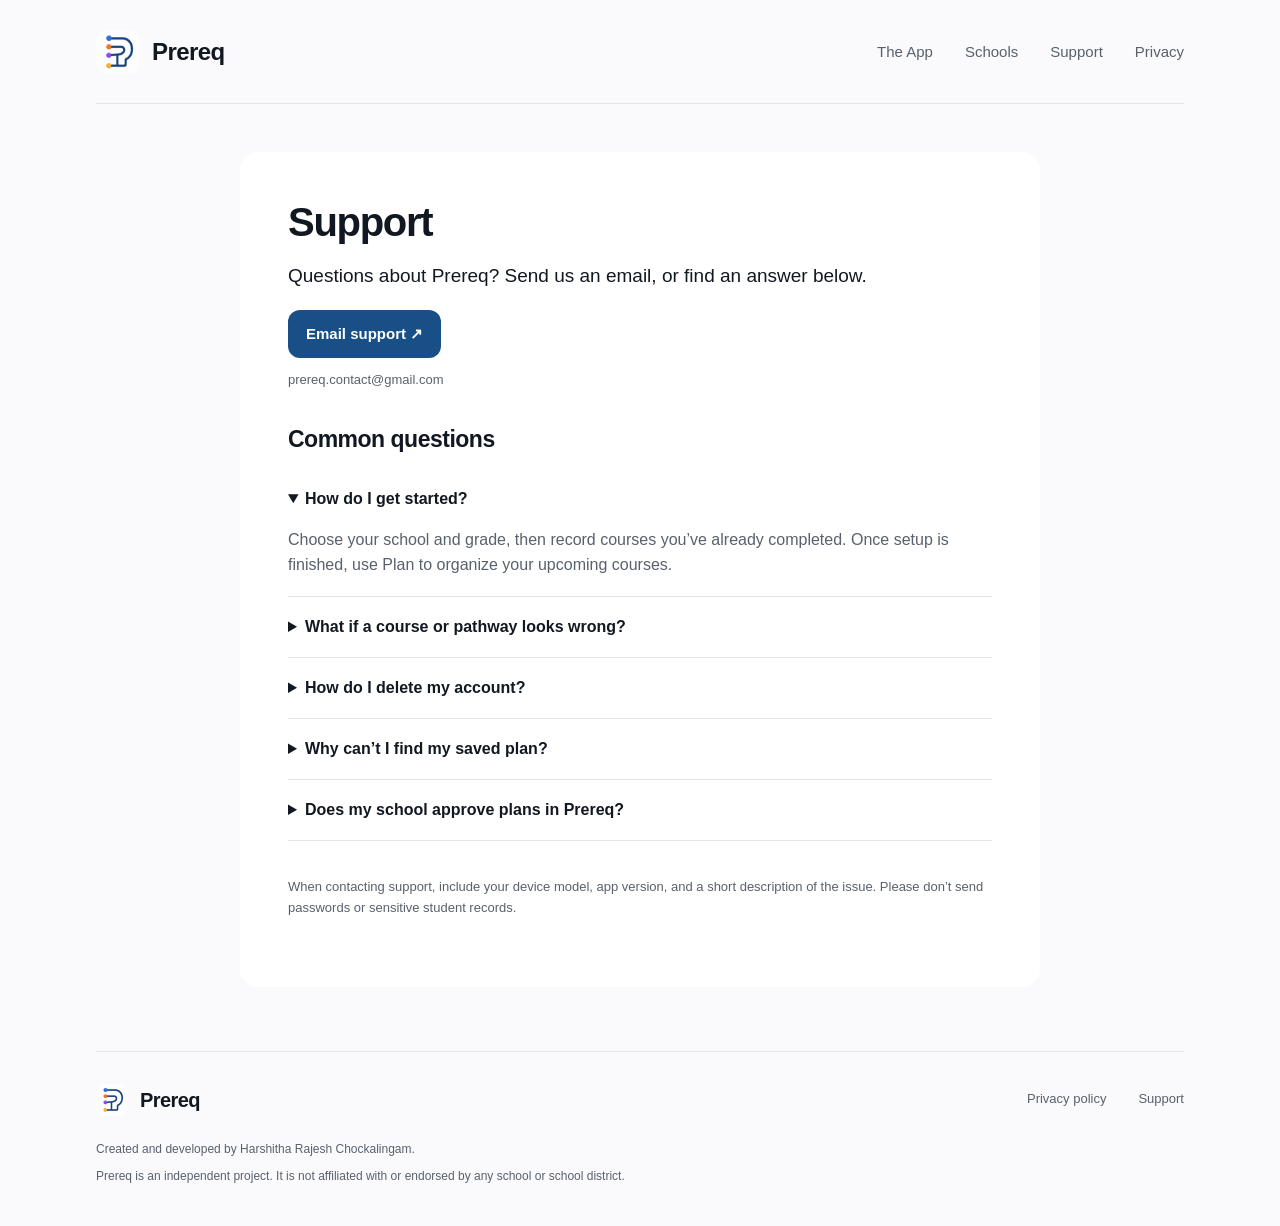
<file: support.html>
<!doctype html>
<html lang="en"><head><meta charset="utf-8"><meta name="viewport" content="width=device-width, initial-scale=1"><meta name="description" content="Prereq helps students explore courses and build a four-year academic plan."><title>Support | Prereq: Course Planning</title><link rel="icon" href="/icon.png"><link rel="stylesheet" href="/style.css?v=10"><link rel="canonical" href="https://prereqapp.com/support/"><meta http-equiv="refresh" content="0; url=/support/"></head><body><a class="skip" href="#main">Skip to content</a><div class="wrap"><header><a class="brand" href="/"><img src="/icon.png" alt="" width="44" height="44">Prereq</a><nav aria-label="Main navigation"><a href="/#how-it-works">The App</a><a href="/#schools">Schools</a><a href="/support/">Support</a><a href="/privacy/">Privacy</a></nav></header><main id="main"><article class="document"><h1>Support</h1><p class="lead">Questions about Prereq? Send us an email, or find an answer below.</p><a class="button" href="mailto:prereq.contact@gmail.com?subject=Prereq%20support">Email support <span aria-hidden="true">↗</span></a><p class="quiet">prereq.contact@gmail.com</p><section class="questions"><h2>Common questions</h2><details open><summary>How do I get started?</summary><p>Choose your school and grade, then record courses you’ve already completed. Once setup is finished, use Plan to organize your upcoming courses.</p></details><details><summary>What if a course or pathway looks wrong?</summary><p>Check your completed coursework and the course’s catalog requirements. You can send feedback through Profile → Help &amp; Guides → Send feedback, or email support with the course name and what you expected to see. Some pathways may be missing or need adjustment. Your counselor can help confirm your options.</p></details><details><summary>How do I delete my account?</summary><p>Open Profile → Account settings → Delete account. Type DELETE, sign in again with a connected Apple or Google account, and confirm deletion. This permanently removes your account and associated active application records. If you can’t sign in, email support for help.</p></details><details><summary>Why can’t I find my saved plan?</summary><p>Check that you’re using the same sign-in method and account you used originally. Apple’s Hide My Email option can use a private relay address. If your plan is still missing, contact support.</p></details><details><summary>Does my school approve plans in Prereq?</summary><p>Prereq is an independent project. It is not affiliated with or endorsed by any school or school district. Review your plan with your counselor. The school makes placement and enrollment decisions.</p></details></section><p class="quiet">When contacting support, include your device model, app version, and a short description of the issue. Please don’t send passwords or sensitive student records.</p></article></main><footer><div class="footer-heading"><a class="brand" href="/"><img src="/icon.png" alt="" width="32" height="32">Prereq</a><nav aria-label="Footer"><a href="/privacy/">Privacy policy</a><a href="/support/">Support</a></nav></div><p>Created and developed by Harshitha Rajesh Chockalingam.</p><p>Prereq is an independent project. It is not affiliated with or endorsed by any school or school district.</p></footer></div></body></html>
</file>
<file: style.css>
:root{color-scheme:light;--blue:#174f86;--blue-strong:#103f70;--ink:#121821;--muted:#59616c;--line:#e2e5e9;--surface:#fff;--page:#fafafc;--brand-tint:#eef3f8;--math:#3478cc;--science:#27815f;--english:#8a63b8}
*{box-sizing:border-box}
html{scroll-behavior:smooth;scroll-padding-top:32px}
body{margin:0;background:var(--page);color:var(--ink);font-family:-apple-system,BlinkMacSystemFont,"Segoe UI",Helvetica,Arial,sans-serif;font-size:17px;line-height:1.6;-webkit-font-smoothing:antialiased}
a{color:var(--blue);text-underline-offset:4px}
a:hover{text-decoration-thickness:2px}
a:focus-visible,summary:focus-visible{outline:3px solid var(--blue);outline-offset:5px}
.wrap{width:min(1184px,100%);margin:0 auto;padding:0 48px}
header{min-height:104px;display:flex;align-items:center;justify-content:space-between;border-bottom:1px solid var(--line);gap:24px}
.brand{display:inline-flex;align-items:center;gap:12px;color:var(--ink);font-size:24px;line-height:1;font-weight:700;text-decoration:none;letter-spacing:-.6px}
.brand img{display:block;border-radius:10px}
nav{display:flex;align-items:center;gap:32px}
nav a{color:var(--muted);font-size:15px;text-decoration:none}
nav a:hover{color:var(--blue)}
h1,h2,h3,p{margin:0}
h1,h2,h3{line-height:1.12;font-weight:700}
h1{font-size:clamp(40px,4.3vw,60px);letter-spacing:-2.4px}
h2{font-size:clamp(30px,3.2vw,44px);letter-spacing:-1.3px}
h3{font-size:26px;letter-spacing:-.7px}
.eyebrow{font-size:12px;font-weight:650;letter-spacing:1.4px;text-transform:uppercase;color:var(--blue);margin-bottom:20px}
.hero{display:grid;grid-template-columns:1.05fr 1fr;gap:64px;align-items:center;padding:88px 0 96px}
.hero h1 span{color:var(--blue)}
.hero-lead{font-size:21px;line-height:1.5;margin-top:28px;max-width:450px}
.hero-detail{margin-top:16px;color:var(--muted);max-width:420px;font-size:16px}
.primary-link{display:inline-flex;align-items:center;gap:32px;padding:14px 20px;border-radius:12px;background:var(--blue);color:#fff;font-size:16px;font-weight:600;text-decoration:none;margin-top:28px;min-height:48px}
.primary-link:hover{background:var(--blue-strong)}
.release-note{color:var(--muted);font-size:12px;margin-top:14px}
.hero-visual{min-width:0}
.plan-frame{background:var(--surface);padding:24px;border-radius:24px;border:1px solid var(--line);box-shadow:0 12px 32px #0b31580a}
.plan-toolbar{display:flex;align-items:center;justify-content:space-between;margin-bottom:24px}
.mini-brand{display:flex;align-items:center;gap:10px;font-size:22px;font-weight:700;letter-spacing:-.5px}
.mini-brand img{border-radius:7px}
.toolbar-action{color:var(--blue);display:grid;place-items:center;width:38px;height:38px;border:1px solid var(--line);border-radius:50%}
.toolbar-action svg{width:21px;height:21px}
.grade-picker{padding:0;margin:0;border:0;min-width:0;display:grid;grid-template-columns:repeat(4,1fr);column-gap:4px}
.grade-picker legend{font-size:12px;color:var(--muted);margin-bottom:10px}
.grade-picker>input{position:absolute;opacity:0;width:1px;height:1px;pointer-events:none}
.grade-picker>label{cursor:pointer;display:grid;place-items:center;border-radius:10px;min-height:44px;font-weight:600;color:var(--muted);background:var(--page);font-size:15px;transition:background .15s,color .15s}
.grade-picker>input:checked+label{background:var(--blue);color:white}
.grade-picker>input:focus-visible+label{outline:3px solid var(--blue);outline-offset:3px}
.grade-panels{grid-column:1/-1;min-width:0}
.grade-panel{display:none}
#grade-9:checked~.grade-panels .panel-9,#grade-10:checked~.grade-panels .panel-10,#grade-11:checked~.grade-panels .panel-11,#grade-12:checked~.grade-panels .panel-12{display:block}
.plan-section-heading{display:flex;justify-content:space-between;align-items:center;margin:28px 0 16px;gap:12px}
.plan-section-heading h3{font-size:21px;letter-spacing:-.4px}
.plan-section-heading>span{font-size:12px;color:var(--muted)}
.plan-course{display:flex;align-items:center;gap:12px;min-height:65px;padding:12px;border-radius:12px;margin-top:8px}
.plan-course.math{background:#eaf1fb;color:var(--math)}
.plan-course.science{background:#e5f2ec;color:var(--science)}
.plan-course.english{background:#f1ebf8;color:var(--english)}
.course-rail{width:4px;align-self:stretch;min-height:30px;border-radius:3px;background:currentColor;flex-shrink:0}
.plan-course-name{color:var(--ink);font-size:14px;font-weight:550;line-height:1.4}
.plan-empty{display:grid;grid-template-columns:1fr 1fr;gap:12px;margin-top:16px}
.plan-empty span{padding:14px 8px;border:1px solid var(--line);border-radius:10px;color:var(--muted);font-size:11px;text-align:center}
.plan-bottom{margin-top:24px;padding-top:18px;border-top:1px solid var(--line);display:flex;justify-content:space-between;align-items:center;font-size:11px;color:var(--muted)}
.brand-trail{display:flex;gap:6px}
.brand-trail i{width:6px;height:6px;background:#76a4e1;border-radius:50%}
.brand-trail i:nth-child(2){background:#f5ad79}.brand-trail i:nth-child(3){background:#b096d5}.brand-trail i:nth-child(4){background:#efc96e}
.visual-caption{text-align:center;font-size:11px;margin-top:14px;color:var(--muted)}
.schools-section{padding:64px 0 80px;border-top:1px solid var(--line)}
.schools-heading{display:flex;justify-content:space-between;align-items:flex-end;gap:40px;margin-bottom:32px}
.schools-heading>p{max-width:330px;color:var(--muted);font-size:16px}
.schools-grid{display:grid;grid-template-columns:repeat(2,minmax(0,1fr));gap:24px}
.school-card,.school-request{padding:32px;border-radius:18px;min-width:0}
.school-card{position:relative;background:var(--surface);border:1px solid var(--line);transition:transform 200ms ease,box-shadow 200ms ease,border-color 200ms ease}
.school-card-top{display:flex;align-items:center;justify-content:space-between;gap:16px;margin-bottom:28px}
.school-symbol{display:grid;place-items:center;width:48px;height:48px;border-radius:12px;background:var(--brand-tint);color:var(--blue);flex-shrink:0}
.school-symbol svg{width:30px;height:30px}
.school-status{font-size:12px;font-weight:550;color:var(--blue);padding:6px 10px;border-radius:8px;background:var(--brand-tint)}
.school-card h3,.school-request h3{font-size:25px;line-height:1.2}
.school-location{margin-top:8px;font-size:15px;color:var(--muted)}
.school-source{display:flex;justify-content:space-between;align-items:center;gap:16px;padding-top:20px;margin-top:24px;border-top:1px solid var(--line);font-size:14px;font-weight:600;text-decoration:none}
.school-source::after{content:"";position:absolute;inset:0;border-radius:18px}
.school-card:focus-within{border-color:var(--blue);box-shadow:0 0 0 3px #174f8626}
.school-request{background:transparent;border:1px dashed #c6cfd9;display:flex;flex-direction:column;align-items:flex-start}
.school-request .eyebrow{margin-bottom:16px}
.school-request>p:not(.eyebrow){color:var(--muted);font-size:15px;margin:16px 0 24px;max-width:350px}
.school-request-link{margin-top:auto;display:inline-flex;gap:20px;align-items:center;font-size:15px;font-weight:600;text-decoration:none;padding:8px 0}
.school-request-link:hover{text-decoration:underline}
@media(max-width:760px){.schools-section{padding:40px 0 48px}.schools-heading{display:block;margin-bottom:24px}.schools-heading>p{margin-top:16px}.schools-grid{grid-template-columns:1fr;gap:16px}.school-card,.school-request{padding:28px}.school-card h3,.school-request h3{font-size:24px}}
@media(max-width:600px){header{flex-wrap:wrap;padding-top:24px;padding-bottom:20px;row-gap:20px}header nav{width:100%;justify-content:space-between;gap:12px}}
.app-story{padding:72px 0 80px;border-top:1px solid var(--line)}
.section-intro{display:grid;grid-template-columns:1fr 1fr;column-gap:64px;align-items:end;margin-bottom:40px}
.section-intro .eyebrow{grid-column:1/-1}
.section-intro>p:last-child{color:var(--muted);font-size:16px;max-width:440px}
.story-grid{display:grid;grid-template-columns:repeat(2,minmax(0,1fr));gap:24px}
.story-card{padding:28px 24px;background:var(--surface);border-radius:18px;min-width:0;display:flex;flex-direction:column}
.story-label{display:flex;align-items:center;gap:12px;margin-bottom:32px;color:var(--blue);font-size:13px;font-weight:600}
.section-number{display:grid;place-items:center;width:28px;height:28px;border-radius:8px;background:var(--brand-tint);font-size:11px;font-variant-numeric:tabular-nums}
.story-card h3{font-size:24px;line-height:1.2}
.story-card>p{margin:16px 0 28px;color:var(--muted);font-size:14px;line-height:1.6}
.app-screenshot{width:min(100%,300px);margin:0 auto;margin-top:auto}
.app-screenshot a{display:block;border:1px solid var(--line);border-radius:24px;overflow:hidden;background:var(--page);box-shadow:0 8px 24px #1218210a}
.app-screenshot img{display:block;width:100%;height:auto}
.app-screenshot figcaption{text-align:center;font-size:12px;color:var(--muted);margin-top:12px}

.catalog-sample{display:flex;align-items:center;gap:12px;border-top:1px solid var(--line);padding-top:24px;margin-top:auto}
.subject-icon{width:40px;height:40px;display:grid;place-items:center;border-radius:50%;flex-shrink:0}
.subject-icon.math{background:#eaf1fb;color:var(--math)}
.subject-icon svg{width:25px;height:25px}
.catalog-sample strong,.catalog-sample span:not(.subject-icon),.catalog-sample small{display:block}
.catalog-sample strong{font-size:14px;font-weight:650}
.catalog-sample .math-text{font-size:12px;color:var(--math)}
.catalog-sample small{font-size:11px;color:var(--muted);margin-top:2px}
.pathway-sample{margin-top:auto;position:relative;padding-left:2px}
.pathway-sample:before{content:"";position:absolute;left:8px;top:12px;bottom:12px;width:2px;background:#d8e3ee}
.pathway-sample>div{display:flex;align-items:center;gap:12px;position:relative;min-height:36px}
.pathway-sample strong{font-size:12px;font-weight:550}
.path-node{width:14px;height:14px;border:3px solid white;border-radius:50%;background:#b7c9db;box-shadow:0 0 0 1px #d8e3ee}
.completed-node{background:var(--science)}.current-node{background:var(--blue)}
.progress-sample{margin-top:auto;padding:20px 16px;background:var(--brand-tint);border-radius:12px}
.progress-sample>div:first-child{display:flex;align-items:center;justify-content:space-between;gap:8px}
.progress-sample strong{font-size:12px;font-weight:600}
.progress-sample>div>span{font-size:10px;color:var(--blue)}
.progress-track{height:7px;background:#d8e3ee;border-radius:4px;overflow:hidden;margin:14px 0 8px}
.progress-track span{display:block;width:72%;height:100%;background:var(--blue);border-radius:4px}
.progress-sample small{font-size:10px;color:var(--muted)}
.counselor-section{display:grid;grid-template-columns:160px 1fr;align-items:center;gap:48px;border-radius:22px;background:var(--brand-tint);padding:56px 64px;margin-bottom:80px}
.counselor-mark{width:128px;height:144px;border-radius:18px;background:white;display:grid;place-items:center;color:var(--blue);transform:rotate(-5deg)}
.counselor-mark svg{width:72px;height:72px}
.counselor-section h2{font-size:36px}
.counselor-section p:last-child{margin-top:20px;max-width:590px;color:var(--muted);font-size:16px}
.home-support{display:flex;align-items:center;justify-content:space-between;gap:32px;padding:0 0 72px}
.home-support h2{font-size:30px}
.home-support p:last-child{margin-top:20px;color:var(--muted);font-size:15px}
.secondary-link{display:inline-flex;align-items:center;gap:24px;padding:13px 18px;background:white;border:1px solid var(--line);border-radius:12px;text-decoration:none;font-size:15px;font-weight:600;white-space:nowrap}
.secondary-link:hover{border-color:var(--blue)}
footer{padding:32px 0 40px;border-top:1px solid var(--line)}
.footer-heading{display:flex;align-items:center;justify-content:space-between;margin-bottom:24px;gap:24px}
footer .brand{font-size:20px}
footer p{font-size:12px;color:var(--muted);max-width:660px;margin-top:8px}
footer nav a{font-size:13px}
.document{max-width:800px;margin:48px auto 64px;padding:48px;background:var(--surface);border-radius:18px}
.document h1{font-size:40px;letter-spacing:-1.3px;margin-bottom:16px}
.document h2{font-size:23px;letter-spacing:-.5px;margin:36px 0 16px}
.document p{margin-bottom:20px;font-size:16px;color:var(--muted)}
.document .lead{font-size:19px;color:var(--ink);line-height:1.55}
.document .quiet,.quiet{font-size:13px;color:var(--muted)}
.document .button{display:inline-block;padding:12px 18px;background:var(--blue);color:white;border-radius:12px;font-size:15px;font-weight:600;text-decoration:none;margin-bottom:12px}
.questions{margin:36px 0}
details{border-bottom:1px solid var(--line);padding:18px 0}
summary{cursor:pointer;font-size:16px;font-weight:600;line-height:1.5}
details p{margin:16px 0 0!important}
.skip{position:absolute;left:16px;top:-100px;background:white;padding:12px;z-index:20}.skip:focus{top:16px}
@media(min-width:1400px){.hero{gap:88px}}
@media(max-width:1000px){.wrap{padding:0 32px}.hero{gap:32px;padding:64px 0 72px}h1{font-size:46px;letter-spacing:-1.8px}.hero-lead{font-size:19px}.plan-frame{padding:20px}.story-card{padding:24px 20px}.story-card h3{font-size:21px}.section-intro{column-gap:32px}.counselor-section{padding:40px;gap:32px;grid-template-columns:120px 1fr}.counselor-mark{width:108px;height:128px}}
@media(max-width:760px){.wrap{padding:0 24px}header{min-height:88px}.brand{font-size:22px}.brand img{width:38px;height:38px}nav{gap:20px}nav a{font-size:13px}.hero{grid-template-columns:1fr;gap:40px;padding:48px 0 56px}h1{font-size:clamp(38px,8vw,56px);letter-spacing:-1.7px}.hero-lead{max-width:470px;font-size:20px}.hero-detail{max-width:450px}.hero-visual{max-width:470px;width:100%;justify-self:center}.plan-frame{padding:24px}.plan-course-name{font-size:15px}.plan-course{min-height:62px}.app-story{padding:48px 0}.section-intro{display:block;margin-bottom:28px}.section-intro>p:last-child{margin-top:20px}.story-grid{grid-template-columns:1fr;gap:16px}.story-card{padding:28px}.story-label{margin-bottom:20px}.story-card h3{font-size:26px}.story-card>p{font-size:16px;margin-bottom:24px}.catalog-sample strong{font-size:16px}.catalog-sample .math-text{font-size:14px}.catalog-sample small{font-size:13px}.subject-icon{width:48px;height:48px}.pathway-sample strong{font-size:14px}.pathway-sample>div{min-height:40px}.progress-sample strong{font-size:14px}.progress-sample>div>span,.progress-sample small{font-size:12px}.counselor-section{grid-template-columns:1fr;padding:32px;gap:24px;margin-bottom:48px}.counselor-mark{width:64px;height:72px;border-radius:12px}.counselor-mark svg{width:42px;height:42px}.counselor-section h2{font-size:32px}.home-support{display:block;padding-bottom:48px}.home-support h2{font-size:30px}.home-support p:last-child{overflow-wrap:anywhere}.secondary-link{margin-top:24px}.footer-heading{align-items:flex-start}footer nav{gap:16px;flex-wrap:wrap}.document{padding:28px 24px;margin:32px auto 48px}.document h1{font-size:34px}.document a{overflow-wrap:anywhere}}
@media(max-width:360px){.wrap{padding:0 16px}nav{gap:14px}nav a{font-size:12px}.brand{gap:8px}.brand img{width:32px;height:32px}.plan-frame{padding:18px}.plan-course-name{font-size:14px}.eyebrow{font-size:11px;letter-spacing:1px}.counselor-section{padding:24px}}
nav a,.primary-link,.secondary-link,.document .button,summary{transition:color 160ms ease,background-color 160ms ease,border-color 160ms ease,transform 180ms ease}
.app-screenshot a{transition:transform 220ms ease,box-shadow 220ms ease,border-color 180ms ease}
.primary-link>span,.secondary-link>span{display:inline-block;transition:transform 180ms ease}
.app-screenshot a:focus-visible{border-color:var(--blue);box-shadow:0 10px 28px #0b31581a}
@media(hover:hover) and (pointer:fine){
.school-card:hover{transform:translateY(-4px);border-color:#b6c9dc;box-shadow:0 12px 28px #0b315814}
.school-card:hover .school-source{text-decoration:underline}
.primary-link:hover,.secondary-link:hover,.document .button:hover{transform:translateY(-1px)}
.primary-link:hover>span{transform:translateY(2px)}
.secondary-link:hover>span{transform:translate(2px,-2px)}
.app-screenshot a:hover{transform:translateY(-3px);border-color:#b6c9dc;box-shadow:0 12px 28px #0b31581a}
.grade-picker>input:not(:checked)+label:hover{background:#e7edf4;color:var(--blue)}
summary:hover{color:var(--blue)}
}
@media(prefers-reduced-motion:reduce){html{scroll-behavior:auto}*,*::before,*::after{transition:none!important;animation:none!important}}
</file>
<file: home.css>
.homepage .hero h1 { font-size: clamp(40px, 4.1vw, 58px); }
.homepage .home-support p:last-child { max-width: 600px; }
.homepage .school-card { display: flex; flex-direction: column; }
.homepage .school-source { margin-top: auto; }
.homepage .school-location { margin-bottom: 24px; }
.creator-note {
  padding: 44px 48px;
  margin-bottom: 80px;
  border: 1px solid var(--line);
  border-radius: 22px;
  background: var(--brand-tint);
}
.creator-note > .eyebrow { margin-bottom: 16px; }
.creator-note h2 { margin-bottom: 26px; color: var(--blue-strong); }
.creator-message { max-width: 850px; }
.creator-message p { font-size: 17px; line-height: 1.75; color: var(--muted); }
.creator-message p + p { margin-top: 22px; }
.creator-signoff {
  display: flex;
  align-items: center;
  gap: 18px;
  margin-top: 30px;
  padding-top: 26px;
  border-top: 1px solid #174f8626;
}
.creator-avatar {
  display: grid;
  place-items: center;
  width: 72px;
  height: 72px;
  flex-shrink: 0;
  border-radius: 50%;
  background: #dfe7f0;
  color: #63768d;
  overflow: hidden;
}
.creator-avatar img {
  width: 100%;
  height: 100%;
  object-fit: cover;
  transform: scale(1.65);
  transform-origin: 50% 34%;
}
.creator-name { font-size: 18px; font-weight: 600; color: var(--blue-strong); line-height: 1.4; overflow-wrap: anywhere; }
.creator-profile-link {
  color: inherit;
  text-decoration: underline;
  text-decoration-color: #174f8659;
  text-decoration-thickness: 1px;
  text-underline-offset: 4px;
}
.creator-profile-link:hover { text-decoration-color: currentColor; text-decoration-thickness: 1px; }
.creator-profile-link span { font-size: .8em; color: var(--muted); white-space: nowrap; }
.creator-role { margin-top: 2px; color: var(--blue-strong); font-size: 15px; font-weight: 500; }
.creator-recognition { margin-top: 4px; color: var(--muted); font-size: 13px; font-weight: 400; line-height: 1.5; }
@media (max-width: 760px) {
  .homepage .hero h1 { font-size: clamp(38px, 8vw, 56px); }
  .creator-note { padding: 30px 26px; margin-bottom: 48px; border-radius: 18px; }
  .creator-note h2 { font-size: 32px; line-height: 1.2; margin-bottom: 22px; }
  .creator-message p { font-size: 16px; }
  .creator-avatar { width: 64px; height: 64px; }
}
@media (max-width: 360px) {
  .creator-note { padding: 26px 22px; }
  .creator-note h2 { font-size: 29px; }
}

/* App Store availability */
.hero-download { display: flex; align-items: center; flex-wrap: wrap; gap: 24px; margin-top: 28px; }
.app-store-badge { display: inline-block; padding: 15px; margin: -15px; line-height: 0; border-radius: 12px; }
.app-store-badge img { display: block; width: 180px; height: 60px; }
.hero-walkthrough { font-size: 15px; font-weight: 600; text-decoration: none; }
.hero-walkthrough span { margin-left: 8px; }
.homepage nav .nav-download { color: var(--blue); font-weight: 650; }
.download-section { display: flex; align-items: center; justify-content: space-between; gap: 36px; padding: 48px; margin-bottom: 64px; border: 1px solid var(--line); border-radius: 22px; background: var(--surface); }
.download-section p:not(.eyebrow) { color: var(--muted); margin-top: 20px; max-width: 540px; }
.download-section .primary-link { margin-top: 0; flex-shrink: 0; gap: 18px; }
@media (max-width: 760px) {
  .homepage header { flex-wrap: wrap; }
  .homepage header nav { flex-wrap: wrap; gap: 12px 20px; }
  .hero-download { gap: 24px; }
  .download-section { flex-direction: column; align-items: flex-start; padding: 30px 26px; margin-bottom: 48px; border-radius: 18px; }
  .download-section .primary-link { max-width: 100%; font-size: 15px; gap: 12px; }
}

.homepage .school-catalog-note { margin: 0 0 24px; max-width: 48ch; color: var(--muted); font-size: 14px; line-height: 1.65; }
.homepage .school-catalog-note strong { color: var(--ink); font-weight: 600; }
</file>
<file: editorial.css>
:root { --page:#fafafc; --blue:#174f86; --blue-strong:#103f70; --navy:#0b3158; --math:#3478d4; --science:#f47c20; --english:#8b5cf6; }
body.editorial-preview { background:#fff; }
.site-shell { overflow:hidden; }
.editorial-preview header { width:min(1280px,100%); margin:auto; padding:0 48px; min-height:88px; border:0; gap:28px; }
.editorial-preview .brand { font-size:25px; letter-spacing:-1px; gap:9px; }
.editorial-preview header nav { margin-left:auto; gap:28px; }
.editorial-preview header nav a { font-size:14px; color:var(--ink); }
.header-download { display:inline-flex; align-items:center; gap:16px; padding:9px 16px; border:1px solid var(--blue); border-radius:8px; font-size:13px; font-weight:600; text-decoration:none; white-space:nowrap; }
.header-download:hover { background:var(--brand-tint); }
.editorial-preview .hero { display:block; text-align:center; padding:70px 0 0; position:relative; }
.editorial-preview .eyebrow { font-size:11px; font-weight:600; letter-spacing:1.8px; margin-bottom:24px; }
.editorial-preview .hero h1 { font-family:Georgia,'Times New Roman',serif; font-size:clamp(42px,5.7vw,78px); color:var(--navy); font-weight:400; line-height:1.06; letter-spacing:-3.6px; padding:0 28px; }
.editorial-preview em { font-weight:400; font-style:italic; color:var(--blue); }
.editorial-preview .hero-lead { margin:26px auto 0; max-width:575px; padding:0 20px; color:var(--muted); font-size:18px; line-height:1.65; }
.hero-actions { display:flex; align-items:center; justify-content:center; gap:32px; margin:30px 20px 0; }
.editorial-preview .app-store-badge { padding:14px; margin:-14px; }
.editorial-preview .app-store-badge img { width:165px; height:55px; }
.text-link { font-size:14px; font-weight:550; text-decoration:none; display:inline-flex; align-items:center; gap:15px; }
.text-link:hover { text-decoration:underline; }
.availability { margin:18px 0 0; font-size:11px; color:var(--muted); }
.content-wrap { width:min(1184px,100%); padding:0 48px; margin:auto; }
.section-space { padding:100px 0; }
.editorial-preview h2 { font-family:Georgia,'Times New Roman',serif; font-weight:400; font-size:clamp(36px,4.4vw,58px); letter-spacing:-2px; line-height:1.1; color:var(--navy); }
.pathway-feature,.plan-feature { display:grid; grid-template-columns:1fr 1.08fr; gap:90px; align-items:center; border-top:1px solid var(--line); }
.feature-copy p:not(.eyebrow) { font-size:16px; color:var(--muted); margin-top:24px; line-height:1.75; max-width:420px; }
.feature-copy .text-link { margin-top:28px; }
.screenshot-art { background:var(--page); padding:28px 32px 22px; border:1px solid #eceef1; border-radius:18px; min-width:0; position:relative; }
.art-caption { color:var(--muted); display:flex; align-items:center; gap:8px; margin:0 0 24px; font-size:11px; }
.science-indicator { background:var(--science); width:6px; height:6px; border-radius:50%; }
.screen-crop { display:block; overflow:hidden; background:#f5f5f7; border:1px solid #e2e5e9; border-radius:16px; position:relative; }
.screen-crop img { display:block; width:100%; height:auto; }
.pathway-crop { aspect-ratio:.91; }
.pathway-crop img { margin-top:-33%; }
.art-footnote { display:block; margin-top:15px; text-align:center; font-size:10px; color:var(--muted); }
.course-choices { border-top:1px solid var(--line); }
.section-heading { text-align:center; margin:0 0 46px; }
.choice-grid { display:grid; grid-template-columns:repeat(2,minmax(0,1fr)); gap:28px; }
.choice-feature { min-width:0; padding:32px 32px 0; background:var(--page); border-radius:16px; border:1px solid #eceef1; overflow:hidden; }
.feature-index { display:block; color:var(--muted); font-size:10px; letter-spacing:1px; margin-bottom:16px; text-transform:uppercase; }
.choice-copy h3 { font-size:23px; line-height:1.25; letter-spacing:-.7px; color:var(--navy); }
.choice-copy p { font-size:14px; line-height:1.7; color:var(--muted); margin-top:16px; }
.choice-copy { min-height:190px; }
.choice-feature .screen-crop { border-radius:16px 16px 0 0; border-bottom:0; aspect-ratio:.93; box-shadow:0 7px 30px #0b315809; }
.requirements-crop img { margin-top:-45%; }
.selection-crop img { margin-top:-31%; }
.plan-feature { grid-template-columns:1.08fr 1fr; }
.plan-crop { aspect-ratio:.85; }
.plan-crop img { margin-top:-18%; }
.small-note { display:flex; gap:16px; align-items:baseline; border-top:1px solid var(--line); margin-top:28px; padding-top:20px; color:var(--blue); }
.small-note > span { font-size:22px; }
.small-note p { font-size:12px!important; margin:0!important; }
.counselor-feature { border-top:1px solid var(--line); display:grid; grid-template-columns:.75fr 1.25fr; gap:80px; align-items:center; }
.counselor-visual { padding:20px; color:var(--blue); }.counselor-visual svg { display:block; width:100%; }
.counselor-feature p:last-child { color:var(--muted); font-size:16px; line-height:1.75; max-width:580px; margin-top:24px; }
.editorial-preview .schools-section { padding:80px 0; }
.editorial-preview .schools-heading { margin-bottom:36px; }
.editorial-preview .school-card,.editorial-preview .school-request { border-radius:14px; }
.editorial-preview .school-card { box-shadow:none; }
.editorial-preview .school-card h3,.editorial-preview .school-request h3 { color:var(--navy); font-size:24px; }
.editorial-preview .school-source::after { border-radius:14px; }
.editorial-preview .school-request { border-style:solid; border-color:var(--line); background:var(--page); }
.editorial-preview .creator-note { border:0; border-radius:0; background:transparent; border-top:1px solid var(--line); max-width:760px; padding:80px 0; margin:0 auto; }
.editorial-preview .creator-note h2 { font-size:44px; }
.editorial-preview .creator-message p { font-size:16px; }
.editorial-preview .creator-signoff { border-top:0; padding-top:10px; }
.editorial-preview .creator-name { font-size:16px; }.editorial-preview .creator-role { font-size:14px; }.editorial-preview .creator-recognition { font-size:12px; }
.closing { text-align:center; border-top:1px solid var(--line); }
.closing > p:not(.eyebrow) { color:var(--muted); font-size:14px; margin-top:24px; }
.editorial-preview .primary-link { background:var(--blue); border-radius:8px; font-size:14px; }
.editorial-preview .home-support { border-top:1px solid var(--line); padding:48px 0; }
.editorial-preview .home-support h2 { font-family:inherit; font-size:25px; letter-spacing:-.7px; font-weight:600; }
.editorial-preview .home-support p:last-child { font-size:13px; margin-top:12px; }
.editorial-preview footer { padding:32px 0; }.editorial-preview footer .brand { font-size:20px; }
@media (prefers-reduced-motion:no-preference) { .course-node { transition:transform .2s,box-shadow .2s; }.course-node:hover { transform:translateY(-3px); box-shadow:0 6px 18px #0b315810; } }
@media(max-width:1000px) {
 .editorial-preview header { padding:0 32px; }.content-wrap { padding:0 32px; }.map-area { padding-left:32px; padding-right:32px; }
 .pathway-feature,.plan-feature { gap:48px; }.section-space { padding:76px 0; }
 .screenshot-art { padding:24px 24px 18px; }.choice-feature { padding:26px 24px 0; }.choice-copy { min-height:195px; }
 .editorial-preview .hero h1 { letter-spacing:-2.3px; }
}
@media(max-width:760px) {
 .editorial-preview header { padding:20px 24px; min-height:80px; flex-wrap:wrap; row-gap:18px; }
 .editorial-preview .brand { font-size:23px; }.editorial-preview header nav { order:3; width:100%; justify-content:space-between; margin:0; gap:12px; }.editorial-preview header nav a { font-size:12px; }.header-download { margin-left:auto; font-size:12px; padding:7px 11px; }
 .editorial-preview .hero { padding-top:42px; }.editorial-preview .hero h1 { font-size:clamp(36px,8.1vw,56px); letter-spacing:-1.7px; padding:0 22px; }.editorial-preview .hero h1 br { display:none; }.editorial-preview .hero h1 em { display:block; margin-top:7px; }
 .editorial-preview .hero .eyebrow { font-size:9px; margin-bottom:22px; }.editorial-preview .hero-lead { font-size:15px; max-width:440px; margin-top:24px; padding:0 26px; }
 .hero-actions { gap:24px; margin-top:26px; flex-wrap:wrap; }.editorial-preview .app-store-badge img { width:144px; height:48px; }.text-link { font-size:12px; }.availability { margin-top:18px; font-size:10px; }
 .map-area { margin-top:32px; padding:20px 24px 28px; }.map-heading { flex-direction:column; align-items:flex-start; gap:16px; font-size:11px; margin-bottom:24px; }.subject-filters { align-self:flex-start; }.map-scroll { margin-right:-24px; padding-right:24px; }.map-caption { text-align:left; max-width:370px; font-size:9px; }.course-map { min-width:850px; }
 .content-wrap { padding:0 24px; }.section-space { padding:56px 0; }.editorial-preview h2 { font-size:39px; letter-spacing:-1.5px; }
 .pathway-feature,.plan-feature { display:flex; flex-direction:column; gap:34px; align-items:stretch; }.plan-feature .feature-copy { order:-1; }
 .feature-copy p:not(.eyebrow) { font-size:15px; margin-top:20px; max-width:none; }.feature-copy h2 br { display:none; }.feature-copy .eyebrow { margin-bottom:18px; }
 .screenshot-art { padding:22px 24px 18px; max-width:470px; width:100%; align-self:center; }.pathway-crop { aspect-ratio:.94; }.plan-crop { aspect-ratio:.88; }
 .section-heading { text-align:left; margin-bottom:30px; }.section-heading h2 br { display:none; }.choice-grid { grid-template-columns:1fr; gap:24px; }.choice-feature { padding:26px 24px 0; }.choice-copy { min-height:0; padding-bottom:28px; }.choice-copy h3 { font-size:23px; }.choice-copy p { font-size:14px; }.choice-feature .screen-crop { aspect-ratio:.88; }
 .counselor-feature { display:block; }.counselor-visual { width:180px; padding:0; margin-bottom:24px; }.counselor-feature p:last-child { font-size:15px; }
 .editorial-preview .schools-section { padding:56px 0; }.editorial-preview .school-card,.editorial-preview .school-request { padding:26px; }.editorial-preview .school-card h3,.editorial-preview .school-request h3 { font-size:23px; }.editorial-preview .school-status { font-size:10px; }
 .editorial-preview .creator-note { padding:56px 0; }.editorial-preview .creator-note h2 { font-size:36px; }.editorial-preview .creator-message p { font-size:15px; }.editorial-preview .creator-signoff { gap:14px; }.editorial-preview .creator-avatar { width:58px; height:58px; }.editorial-preview .creator-name { font-size:14px; }.editorial-preview .creator-role { font-size:13px; }.editorial-preview .creator-recognition { font-size:11px; }
 .editorial-preview .home-support { display:block; }.home-support .text-link { margin-top:22px; }.editorial-preview .footer-heading { align-items:flex-start; }.editorial-preview footer nav { gap:18px; }
}
@media(max-width:360px) { .hero-actions { gap:22px; }.map-area { padding-left:18px; }.content-wrap { padding:0 18px; }.editorial-preview .hero h1 { font-size:35px; }.school-card-top { gap:10px; }.editorial-preview .school-card { padding:22px; }.editorial-preview h2 { font-size:35px; } }
@media(prefers-reduced-motion:reduce) { html { scroll-behavior:auto; }.map-row { transition:none; } }

.supporting-detail { margin-top:14px; height:84px; border-radius:12px; }
.supporting-detail img { margin-top:-157%; }

.map-swipe { display:none; }
@media(max-width:760px) { .map-swipe { display:block; text-align:left; font-size:10px; color:var(--blue); margin:14px 0 0; } }

/* Return the experiment to Prereq's native visual language. */
body.editorial-preview { background:var(--page); }
.editorial-preview .hero { position:relative; isolation:isolate; display:grid; grid-template-columns:1fr; place-items:center; min-height:650px; padding:100px 24px 112px; overflow:hidden; }
.pathway-background { position:absolute; inset:0; z-index:-2; display:block; width:100%; height:100%; pointer-events:none; }
.editorial-preview .hero::after { content:''; position:absolute; inset:0; z-index:-1; background:radial-gradient(ellipse 44% 47% at 50% 48%,#fafafcf7 0%,#fafafce8 60%,#fafafc00 100%); pointer-events:none; }
.hero-content { position:relative; width:min(100%,900px); }
.editorial-preview .hero h1 { font-family:inherit; font-size:clamp(38px,4.6vw,62px); font-weight:700; letter-spacing:-2.6px; line-height:1.12; padding:0; color:var(--ink); }
.editorial-preview .hero h1 span { color:var(--blue); }
.editorial-preview .hero .eyebrow { margin-bottom:22px; }
.editorial-preview .hero-lead { font-size:18px; max-width:570px; margin-top:26px; }
.editorial-preview h2 { font-family:inherit; font-weight:650; font-size:clamp(32px,3.6vw,46px); letter-spacing:-1.6px; line-height:1.15; color:var(--ink); }
.editorial-preview em { font-family:inherit; font-style:normal; font-weight:inherit; color:var(--blue); }
.editorial-preview .creator-note { background:var(--brand-tint); border:1px solid var(--line); border-radius:22px; padding:44px 48px; margin:0 auto 76px; max-width:900px; }
.editorial-preview .creator-note h2 { font-size:36px; }
.editorial-preview .creator-signoff { border-top:1px solid var(--line); padding-top:26px; }
.screenshot-art { background:#fff; border-radius:18px; }
.choice-feature { background:#fff; border-radius:18px; }
.editorial-preview .school-request { background:transparent; border-style:dashed; }
.header-download { border:0; background:var(--blue); color:white; border-radius:10px; }
.header-download:hover { background:var(--blue-strong); }
.editorial-preview .primary-link { border-radius:12px; }
@media(max-width:760px) {
 .editorial-preview .hero { min-height:570px; padding:66px 24px 78px; }
 .editorial-preview .hero h1 { font-size:clamp(35px,7.8vw,50px); letter-spacing:-1.6px; line-height:1.13; }
 .editorial-preview .hero h1 br { display:block; }
 .editorial-preview .hero h1 span { display:block; margin-top:8px; }
 .editorial-preview .hero-lead { font-size:15px; padding:0; max-width:400px; }
 .editorial-preview .hero::after { background:radial-gradient(ellipse 64% 44% at 50% 48%,#fafafcf7 0%,#fafafce8 65%,#fafafc00 100%); }
 .editorial-preview .creator-note { padding:30px 26px; margin-bottom:48px; }
 .editorial-preview .creator-note h2 { font-size:30px; }
 .editorial-preview h2 { font-size:34px; letter-spacing:-1px; }
}

/* Full original app captures, with no clipping or cropped duplicate details. */
.editorial-preview .screen-crop,
.editorial-preview .choice-feature .screen-crop {
 aspect-ratio:auto; height:auto; overflow:visible; border:1px solid var(--line);
 border-radius:18px; width:min(100%,330px); margin:0 auto;
}
.editorial-preview .screen-crop img { width:100%; height:auto; margin:0; border-radius:18px; }
.editorial-preview .choice-feature { padding-bottom:28px; }
.editorial-preview .choice-copy { min-height:190px; }
.editorial-preview .screenshot-art { padding:26px 28px 20px; }
@media(max-width:760px) {
 .editorial-preview .choice-copy { min-height:0; }
 .editorial-preview .screen-crop { width:min(100%,330px); }
}

/* Compact document-review symbol, styled like an app control. */
.counselor-visual { display:flex; align-items:center; justify-content:center; gap:22px; padding:28px; }
.counselor-icon { width:112px; height:112px; display:grid; place-items:center; border-radius:26px; background:var(--brand-tint); color:var(--blue); border:1px solid #174f8615; flex-shrink:0; }
.counselor-icon svg { width:70px; height:70px; }
.review-lines { display:grid; gap:13px; width:65px; }
.review-lines span { height:3px; border-radius:3px; background:#174f8630; }
.review-lines span:nth-child(2) { width:80%; }.review-lines span:nth-child(3) { width:55%; }
.editorial-preview .hero::after { background:radial-gradient(ellipse 40% 43% at 50% 48%,#fafafcf2 0%,#fafafccc 58%,#fafafc00 100%); }
@media(max-width:760px) {
 .counselor-visual { justify-content:flex-start; width:auto; padding:0; gap:18px; }
 .counselor-icon { width:82px; height:82px; border-radius:20px; }.counselor-icon svg { width:54px; height:54px; }
 .review-lines { width:52px; gap:10px; }
 .editorial-preview .hero::after { background:radial-gradient(ellipse 64% 42% at 50% 48%,#fafafcf5 0%,#fafafcdc 65%,#fafafc00 100%); }
}

/* Hands-on planning experiment. */
.editorial-preview .hero { display:grid; grid-template-columns:1fr 1.12fr; gap:60px; text-align:left; width:min(1280px,100%); margin:auto; padding:85px 48px 105px; min-height:650px; overflow:visible; }
.editorial-preview .hero::after { display:none; }
.editorial-preview .hero h1 { font-size:clamp(36px,3.8vw,53px); line-height:1.1; letter-spacing:-2px; }
.editorial-preview .hero h1 span { display:block; margin-top:8px; }
.editorial-preview .hero-lead { padding:0; margin:26px 0 0; font-size:17px; max-width:460px; }
.hero-actions { justify-content:flex-start; margin-left:0; margin-right:0; gap:25px; }
.hands-on-planner { min-width:0; padding:26px; border:1px solid var(--line); border-radius:22px; background:white; box-shadow:0 18px 60px #0b315809; }
.demo-toolbar { display:flex; justify-content:space-between; align-items:center; gap:12px; }
.demo-toolbar > span:first-child { display:flex; align-items:center; gap:9px; font-size:17px; font-weight:650; letter-spacing:-.4px; }
.demo-counter { font-size:10px; color:var(--muted); white-space:nowrap; }
.demo-instruction { font-size:11px; line-height:1.6; color:var(--muted); margin:16px 0 22px; max-width:350px; }
.demo-years { display:grid; grid-template-columns:1fr 1fr; gap:12px; }
.demo-year { padding:14px; min-width:0; min-height:160px; border:1px solid var(--line); border-radius:14px; background:var(--page); transition:border-color .15s,background .15s; }
.demo-year-title { display:flex; align-items:center; justify-content:space-between; font-size:13px; font-weight:600; gap:5px; margin-bottom:16px; }
.demo-year-title > span { font-size:8px; font-weight:400; color:#27815f; }
.demo-mini-lines { display:grid; gap:8px; margin-bottom:15px; }
.demo-mini-lines > span { height:5px; border-radius:3px; background:#174f8612; width:85%; }
.demo-mini-lines > span:nth-child(2) { width:65%; }.demo-mini-lines > span:nth-child(3) { width:74%; }
.demo-fixed { display:flex; gap:5px; align-items:center; font-size:9px; color:var(--muted); margin-bottom:16px; }.demo-fixed > span { margin-left:auto; color:#27815f; }
.demo-dropzone { min-height:66px; border:1px dashed #d2d9e1; border-radius:9px; display:flex; align-items:center; justify-content:center; }
.demo-dropzone:has(.movable-elective) { border:0; }
.drop-hint { font-size:10px; color:#727d89; padding:8px; text-align:center; }
.movable-elective { display:flex; align-items:center; gap:7px; width:100%; min-height:66px; padding:10px 8px; border:1px solid #8b5cf640; border-radius:9px; background:#f1ebf8; color:var(--ink); text-align:left; cursor:grab; touch-action:none; user-select:none; box-shadow:0 2px 6px #0b315806; }
.movable-elective strong { display:block; font-size:11px; font-weight:600; }.movable-elective small { display:block; font-size:9px; color:var(--muted); margin-top:3px; }.movable-elective > span:last-child { margin-left:auto; font-size:13px; color:#8b5cf6; }
.drag-dots { color:#8b5cf6; font-size:17px; }.movable-elective:focus-visible { outline:2px solid var(--blue); outline-offset:3px; }
.demo-year.drop-target { border-color:var(--blue); background:var(--brand-tint); }
.movable-elective.is-dragging { position:fixed; z-index:100; pointer-events:none; cursor:grabbing; transform:rotate(-3deg); box-shadow:0 12px 30px #0b315820; }
.demo-bottom { display:flex; align-items:center; gap:12px; justify-content:space-between; border-top:1px solid var(--line); margin-top:20px; padding-top:16px; }
.demo-feedback { font-size:10px; color:var(--blue); line-height:1.5; }
.demo-reset { border:0; background:none; padding:6px; color:var(--muted); font:inherit; font-size:10px; cursor:pointer; text-decoration:underline; text-underline-offset:3px; }
.demo-disclaimer { color:var(--muted); font-size:9px; line-height:1.6; margin-top:12px; }
@media(max-width:1000px) { .editorial-preview .hero { padding-left:32px; padding-right:32px; gap:36px; }.hands-on-planner { padding:20px; }.demo-year { padding:11px; }.movable-elective small { font-size:8px; } }
@media(max-width:760px) {
 .editorial-preview .hero { grid-template-columns:1fr; gap:40px; padding:45px 24px 65px; text-align:center; min-height:0; }
 .editorial-preview .hero h1 { font-size:clamp(35px,8vw,48px); letter-spacing:-1.6px; }.editorial-preview .hero-lead { margin-left:auto; margin-right:auto; font-size:15px; }
 .hero-actions { justify-content:center; }.hands-on-planner { width:min(100%,490px); justify-self:center; text-align:left; }.demo-year { min-height:155px; }.demo-year-title { font-size:12px; }.demo-toolbar > span:first-child { font-size:16px; }.demo-instruction { font-size:10px; }
 .movable-elective strong { font-size:10px; }.movable-elective small { font-size:8px; }.demo-year-title > span { font-size:7px; }.demo-fixed { font-size:8px; }
}
@media(prefers-reduced-motion:reduce) { .demo-year { transition:none; }.movable-elective.is-dragging { transform:none; } }
/* Scroll-led product showcase. Generic device frame, with full original screens. */
.editorial-preview .scroll-hero { grid-template-columns:1.1fr .9fr; padding-top:64px; padding-bottom:70px; min-height:760px; }
.scroll-cue { display:flex; gap:12px; align-items:center; margin-top:40px; font-size:11px; color:var(--muted); }
.scroll-cue span { font-size:20px; color:var(--blue); }
.hero-device-scene { position:relative; perspective:1200px; display:flex; flex-direction:column; align-items:center; min-width:0; }
.device-halo { position:absolute; width:400px; height:400px; max-width:110%; top:100px; background:radial-gradient(ellipse,#174f8610,transparent 70%); pointer-events:none; }
.device-frame { display:block; position:relative; padding:9px; width:260px; max-width:100%; border-radius:37px; background:#153b60; border:1px solid #49708d; box-shadow:inset 0 0 0 2px #ffffff32,8px 16px 0 -5px #092c4d22,0 26px 50px #0b315819; transform-style:preserve-3d; }
.device-frame img { display:block; width:100%; height:auto; border-radius:28px; }
.hero-device { transform:rotateY(-15deg) rotateX(5deg) rotateZ(3deg); will-change:transform; }
.device-caption { font-size:11px; color:var(--muted); margin-top:28px; text-align:center; }
.device-edge { position:absolute; inset:3px; border:1px solid #ffffff36; border-radius:34px; pointer-events:none; }
.scroll-showcase { display:grid; grid-template-columns:1fr 1fr; gap:80px; border-top:1px solid var(--line); position:relative; }
.scroll-step { display:flex; flex-direction:column; justify-content:center; min-height:82vh; padding:80px 0; scroll-margin-top:0; }
.step-copy { max-width:440px; }
.step-copy h2 { font-size:clamp(32px,3.6vw,46px); }
.step-copy > p:not(.eyebrow) { margin-top:25px; color:var(--muted); font-size:16px; line-height:1.8; }
.step-copy .text-link { margin-top:28px; }
.sticky-device-stage { position:sticky; top:0; height:100vh; align-self:start; display:grid; place-items:center; min-width:0; perspective:1200px; }
.sticky-inner { display:flex; flex-direction:column; align-items:center; position:relative; width:100%; }
.stage-wash { position:absolute; top:80px; width:380px; height:380px; max-width:110%; border:1px solid #174f8609; border-radius:50%; background:radial-gradient(ellipse,#174f8609,transparent 70%); pointer-events:none; }
.story-device { width:min(255px,calc((100vh - 180px) / 2.174)); aspect-ratio:1206/2622; transform:rotateY(-8deg) rotateZ(-1deg); will-change:transform; box-sizing:content-box; padding:9px; }
.device-screen { position:absolute; top:9px; left:9px; width:calc(100% - 18px)!important; opacity:0; transition:opacity .4s ease; pointer-events:none; }
.device-screen.is-active { opacity:1; }
.screen-navigation { display:flex; flex-wrap:wrap; justify-content:center; gap:7px 14px; margin-top:27px; }
.screen-navigation a { display:flex; align-items:center; gap:5px; font-size:10px; color:var(--muted); text-decoration:none; padding:5px 0; border-bottom:1px solid transparent; }
.screen-navigation a span { font-size:8px; opacity:.65; }
.screen-navigation a[aria-current=step] { color:var(--blue); border-bottom-color:var(--blue); }
.screen-caption { font-size:10px; color:var(--muted); margin-top:8px; text-align:center; }
.mobile-device { display:none; }
@media(max-width:1000px) { .scroll-showcase { gap:40px; }.editorial-preview .scroll-hero { min-height:740px; }.hero-device { width:240px; } }
@media(max-width:760px) {
 .editorial-preview .scroll-hero { grid-template-columns:1fr; min-height:0; padding-top:40px; padding-bottom:58px; gap:42px; }
 .scroll-cue { justify-content:center; margin-top:28px; }
 .hero-device { width:220px; }
 .device-caption { margin-top:20px; }
 .scroll-showcase { display:block; }
 .sticky-device-stage { display:none; }
 .scroll-step { min-height:0; padding:56px 0; border-bottom:1px solid var(--line); gap:36px; }
 .step-copy { max-width:none; }.step-copy > p:not(.eyebrow) { font-size:15px; margin-top:20px; }
 .mobile-device { display:block; width:250px; align-self:center; transform:perspective(1000px) rotateY(-4deg); }
}
@media(prefers-reduced-motion:reduce) {
 .hero-device,.story-device,.mobile-device { transform:none!important; will-change:auto; }
 .device-screen { transition:none; }
}
/* Clip decorative overflow without creating a scroll container around sticky content. */
.editorial-preview .site-shell { overflow:clip; }

/* Keep the walkthrough screen level and carry its visual rhythm into the next sections. */
.story-device { transform:none; will-change:auto; box-shadow:inset 0 0 0 2px #ffffff32,0 8px 0 -3px #092c4d15,0 24px 48px #0b315816; }
.counselor-feature { position:relative; }

.editorial-preview .schools-section,.editorial-preview .creator-note,.closing { position:relative; }
.editorial-preview .creator-note { box-shadow:0 10px 35px #0b315805; }
.closing { background:linear-gradient(180deg,transparent,#174f8605); border-radius:0 0 22px 22px; }

/* Give the closing panel and support divider separate breathing room. */
.closing { margin-bottom:56px; }
.editorial-preview .schools-grid { overflow:visible; }
@media(max-width:760px) { .closing { margin-bottom:36px; } }

/* Separate the creator note from the schools directory. */
.editorial-preview .schools-section { padding-bottom:56px; }
.editorial-preview .creator-note { margin-top:48px; margin-bottom:80px; }
@media(max-width:760px) {
 .editorial-preview .schools-section { padding-bottom:40px; }
 .editorial-preview .creator-note { margin-top:36px; margin-bottom:56px; }
}

.editorial-preview .creator-section { border-top:1px solid var(--line); padding:64px 0 80px; }
.editorial-preview .creator-section .creator-note { margin-top:0; margin-bottom:0; }
@media(max-width:760px) { .editorial-preview .creator-section { padding:48px 0 56px; } }
</file>
